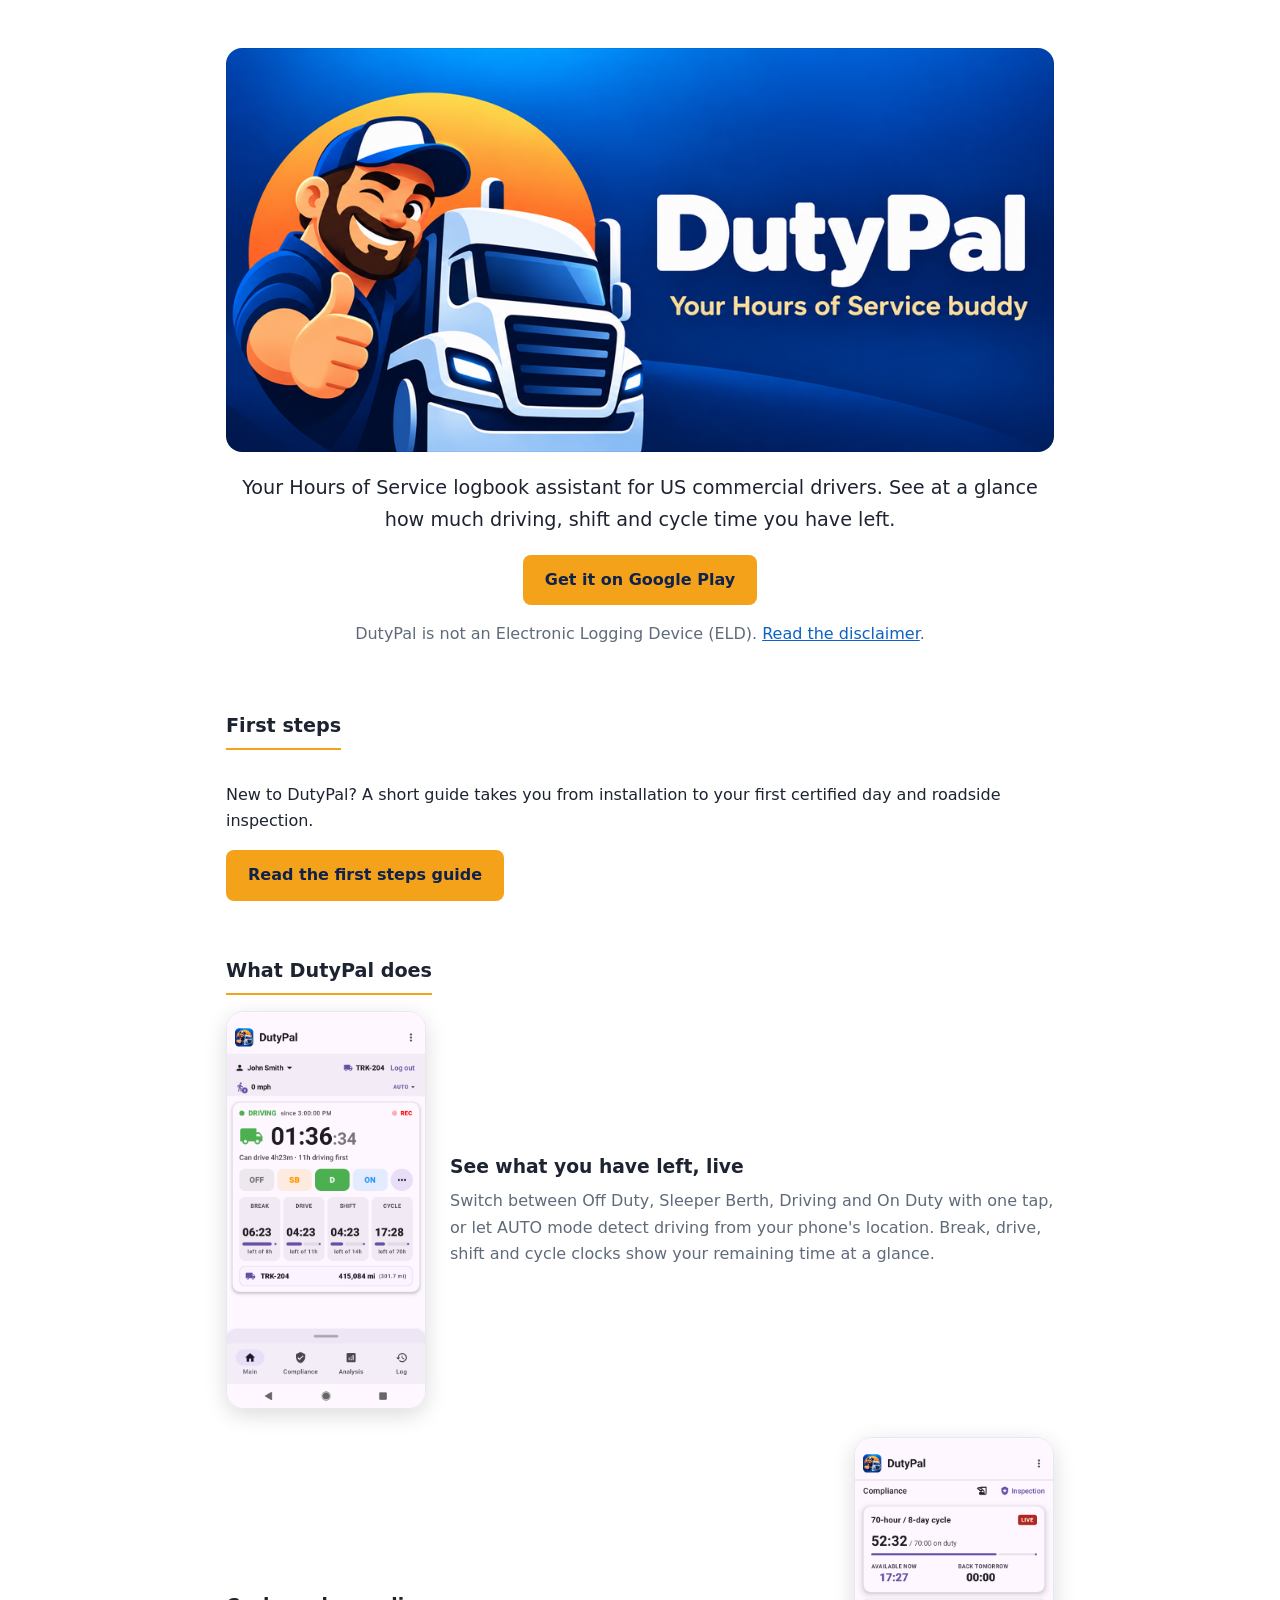
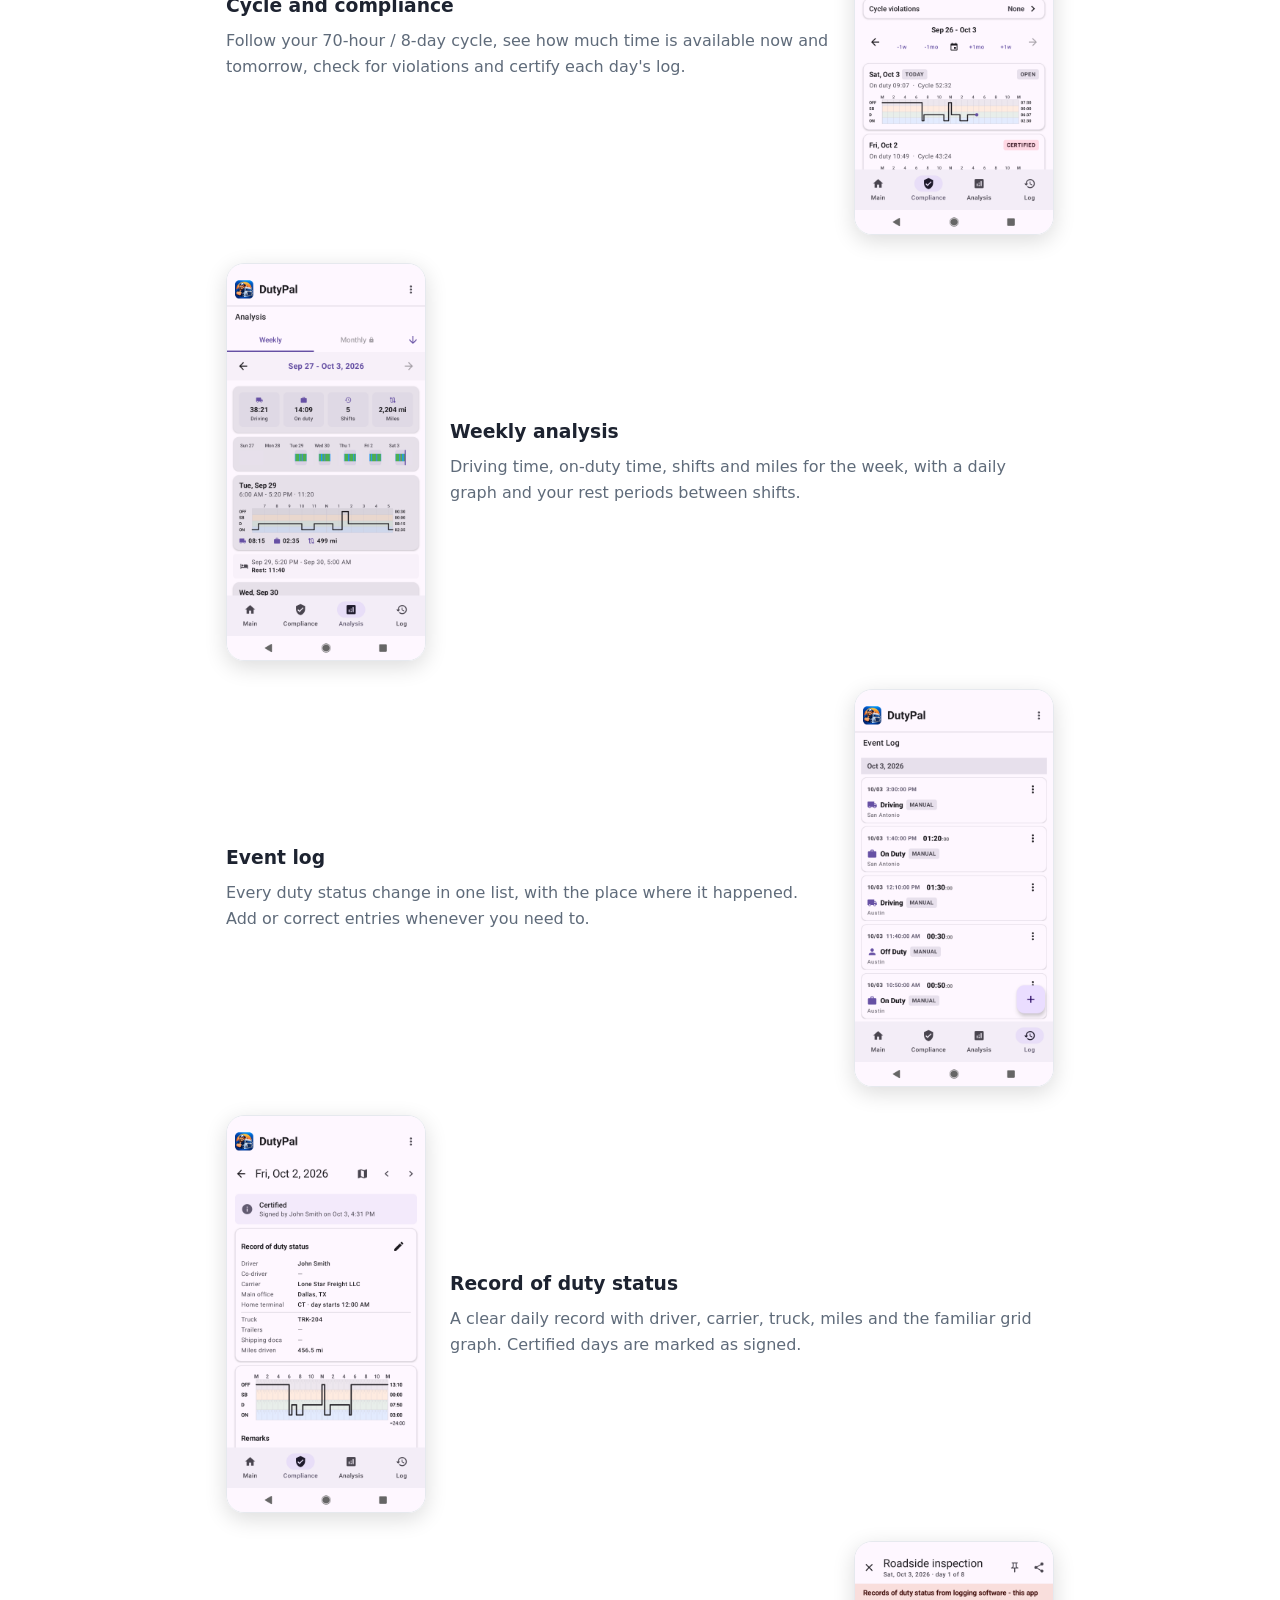
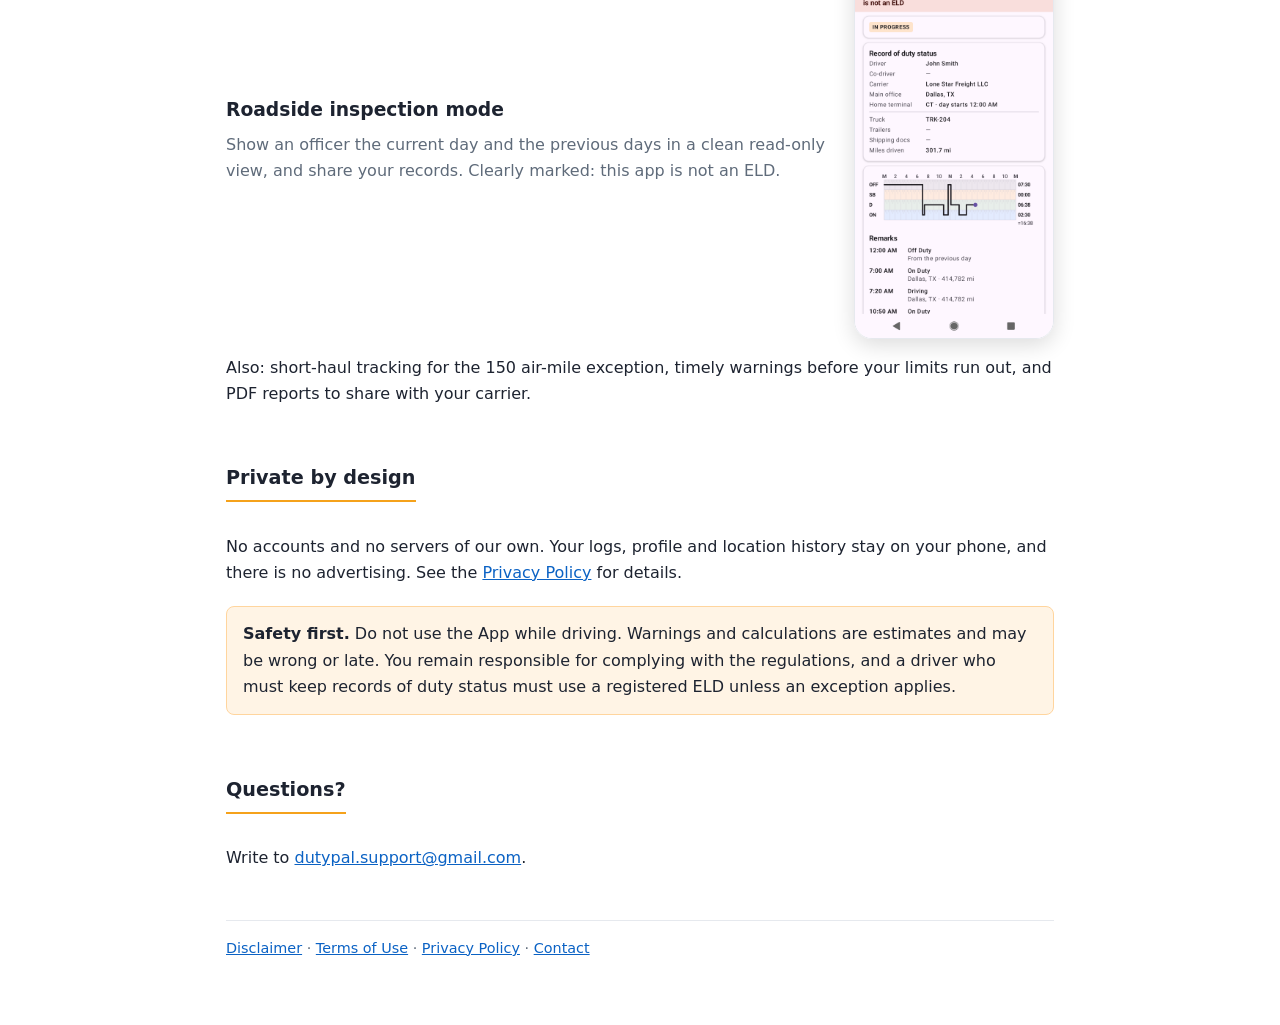
<file: index.html>
<!DOCTYPE html>
<html lang="en">
<head>
<meta charset="UTF-8" />
<meta name="viewport" content="width=device-width, initial-scale=1.0" />
<title>DutyPal - Hours of Service logbook for drivers</title>
<meta name="description" content="DutyPal is an Android Hours of Service logbook assistant for US commercial drivers: duty status log, live drive / shift / cycle clocks, short-haul tracking and PDF reports." />
<link rel="icon" type="image/png" href="images/icon-512.png" />
<meta property="og:title" content="DutyPal - Your Hours of Service buddy" />
<meta property="og:description" content="Hours of Service logbook assistant for US commercial drivers on Android." />
<meta property="og:image" content="https://dutypal.app/images/banner.png" />
<link rel="stylesheet" href="style.css" />
</head>
<body>
<main>
<section class="hero">
<h1 class="sr-only">DutyPal</h1>
<img class="banner" src="images/banner.png" width="1024" height="500" alt="DutyPal - Your Hours of Service buddy" />
<p class="lead">Your Hours of Service logbook assistant for US commercial drivers. See at a glance how much driving, shift and cycle time you have left.</p>
<p><a class="btn" href="https://play.google.com/store/apps/details?id=com.productive.jarek.dutypal">Get it on Google Play</a></p>
<p class="muted">DutyPal is not an Electronic Logging Device (ELD). <a href="disclaimer.html">Read the disclaimer</a>.</p>
</section>

<h2 id="first-steps">First steps</h2>
<p>New to DutyPal? A short guide takes you from installation to your first certified day and roadside inspection.</p>
<p><a class="btn" href="guide/first-steps/">Read the first steps guide</a></p>
<h2>What DutyPal does</h2>
<div class="features">
<div class="feature">
<img src="images/01_main.png" width="1080" height="2160" loading="lazy" alt="Main screen" />
<div>
<h3>See what you have left, live</h3>
<p>Switch between Off Duty, Sleeper Berth, Driving and On Duty with one tap, or let AUTO mode detect driving from your phone's location. Break, drive, shift and cycle clocks show your remaining time at a glance.</p>
</div>
</div>
<div class="feature">
<img src="images/02_compliance.png" width="1080" height="2160" loading="lazy" alt="Compliance screen with 70-hour cycle" />
<div>
<h3>Cycle and compliance</h3>
<p>Follow your 70-hour / 8-day cycle, see how much time is available now and tomorrow, check for violations and certify each day's log.</p>
</div>
</div>
<div class="feature">
<img src="images/03_analysis.png" width="1080" height="2160" loading="lazy" alt="Weekly analysis screen" />
<div>
<h3>Weekly analysis</h3>
<p>Driving time, on-duty time, shifts and miles for the week, with a daily graph and your rest periods between shifts.</p>
</div>
</div>
<div class="feature">
<img src="images/04_log.png" width="1080" height="2160" loading="lazy" alt="Event log" />
<div>
<h3>Event log</h3>
<p>Every duty status change in one list, with the place where it happened. Add or correct entries whenever you need to.</p>
</div>
</div>
<div class="feature">
<img src="images/05_day.png" width="1080" height="2160" loading="lazy" alt="Daily record of duty status" />
<div>
<h3>Record of duty status</h3>
<p>A clear daily record with driver, carrier, truck, miles and the familiar grid graph. Certified days are marked as signed.</p>
</div>
</div>
<div class="feature">
<img src="images/06_inspection.png" width="1080" height="2160" loading="lazy" alt="Roadside inspection mode" />
<div>
<h3>Roadside inspection mode</h3>
<p>Show an officer the current day and the previous days in a clean read-only view, and share your records. Clearly marked: this app is not an ELD.</p>
</div>
</div>
</div>

<p>Also: short-haul tracking for the 150 air-mile exception, timely warnings before your limits run out, and PDF reports to share with your carrier.</p>

<h2>Private by design</h2>
<p>No accounts and no servers of our own. Your logs, profile and location history stay on your phone, and there is no advertising. See the <a href="privacy-policy.html">Privacy Policy</a> for details.</p>

<div class="warning">
<strong>Safety first.</strong> Do not use the App while driving. Warnings and calculations are estimates and may be wrong or late. You remain responsible for complying with the regulations, and a driver who must keep records of duty status must use a registered ELD unless an exception applies.
</div>

<h2>Questions?</h2>
<p>Write to <a href="mailto:dutypal.support@gmail.com">dutypal.support@gmail.com</a>.</p>

<footer>
<a href="disclaimer.html">Disclaimer</a> &middot;
<a href="terms.html">Terms of Use</a> &middot;
<a href="privacy-policy.html">Privacy Policy</a> &middot;
<a href="mailto:dutypal.support@gmail.com">Contact</a>
</footer>
</main>
</body>
</html>
</file>
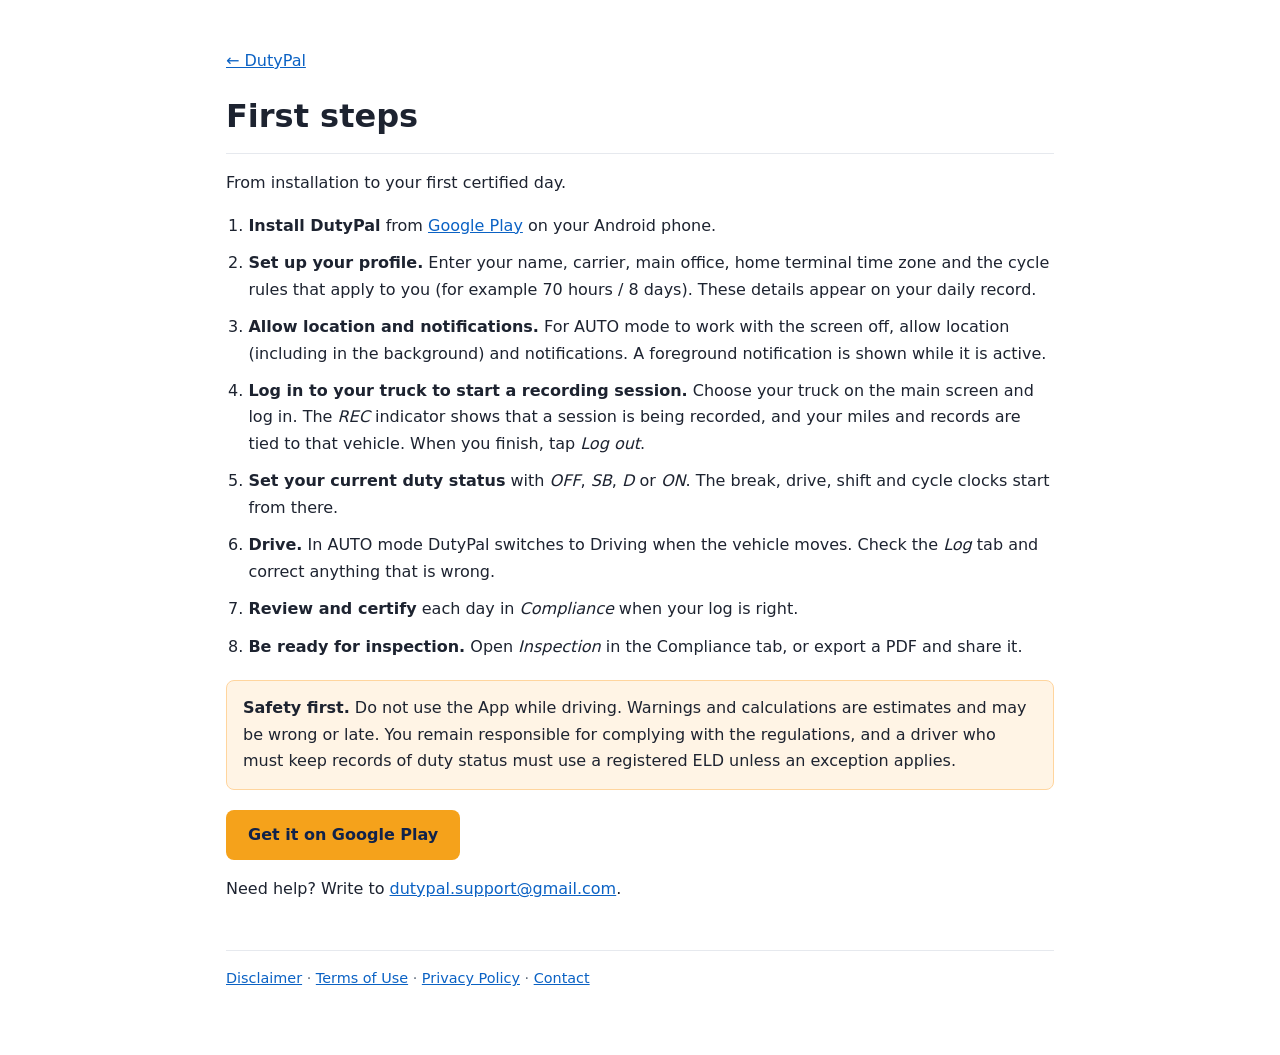
<file: guide/first-steps/index.html>
<!DOCTYPE html>
<html lang="en">
<head>
<meta charset="UTF-8" />
<meta name="viewport" content="width=device-width, initial-scale=1.0" />
<title>First steps - DutyPal</title>
<meta name="description" content="Get started with DutyPal: set up your profile, allow location, set your duty status and prepare for inspection." />
<link rel="icon" type="image/png" href="../../images/icon-512.png" />
<link rel="stylesheet" href="../../style.css" />
</head>
<body>
<main>
<p><a href="../../">&larr; DutyPal</a></p>
<h1>First steps</h1>
<p>From installation to your first certified day.</p>
<ol class="steps">
<li><strong>Install DutyPal</strong> from <a href="https://play.google.com/store/apps/details?id=com.productive.jarek.dutypal">Google Play</a> on your Android phone.</li>
<li><strong>Set up your profile.</strong> Enter your name, carrier, main office, home terminal time zone and the cycle rules that apply to you (for example 70 hours / 8 days). These details appear on your daily record.</li>
<li><strong>Allow location and notifications.</strong> For AUTO mode to work with the screen off, allow location (including in the background) and notifications. A foreground notification is shown while it is active.</li>
<li><strong>Log in to your truck to start a recording session.</strong> Choose your truck on the main screen and log in. The <em>REC</em> indicator shows that a session is being recorded, and your miles and records are tied to that vehicle. When you finish, tap <em>Log out</em>.</li>
<li><strong>Set your current duty status</strong> with <em>OFF</em>, <em>SB</em>, <em>D</em> or <em>ON</em>. The break, drive, shift and cycle clocks start from there.</li>
<li><strong>Drive.</strong> In AUTO mode DutyPal switches to Driving when the vehicle moves. Check the <em>Log</em> tab and correct anything that is wrong.</li>
<li><strong>Review and certify</strong> each day in <em>Compliance</em> when your log is right.</li>
<li><strong>Be ready for inspection.</strong> Open <em>Inspection</em> in the Compliance tab, or export a PDF and share it.</li>
</ol>
<div class="warning">
<strong>Safety first.</strong> Do not use the App while driving. Warnings and calculations are estimates and may be wrong or late. You remain responsible for complying with the regulations, and a driver who must keep records of duty status must use a registered ELD unless an exception applies.
</div>
<p><a class="btn" href="https://play.google.com/store/apps/details?id=com.productive.jarek.dutypal">Get it on Google Play</a></p>
<p>Need help? Write to <a href="mailto:dutypal.support@gmail.com">dutypal.support@gmail.com</a>.</p>
<footer>
<a href="../../disclaimer.html">Disclaimer</a> &middot;
<a href="../../terms.html">Terms of Use</a> &middot;
<a href="../../privacy-policy.html">Privacy Policy</a> &middot;
<a href="mailto:dutypal.support@gmail.com">Contact</a>
</footer>
</main>
</body>
</html>
</file>
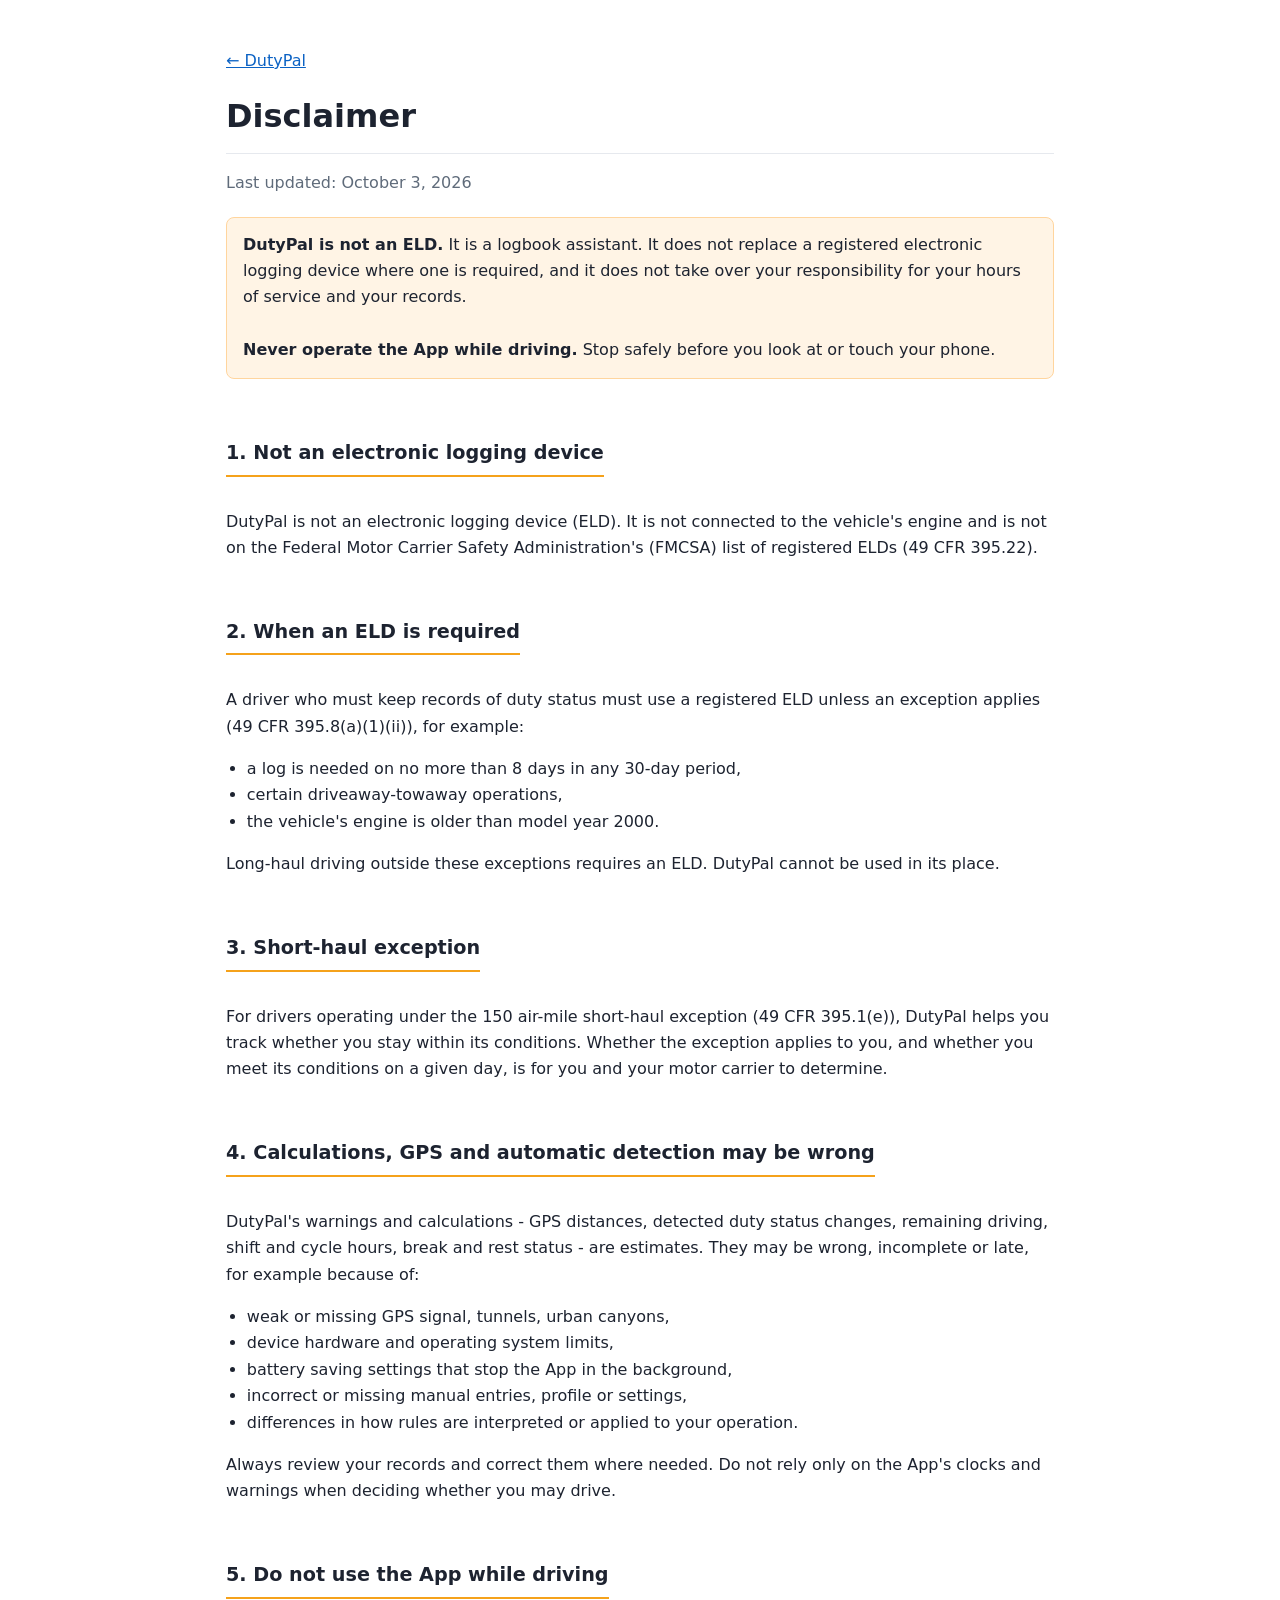
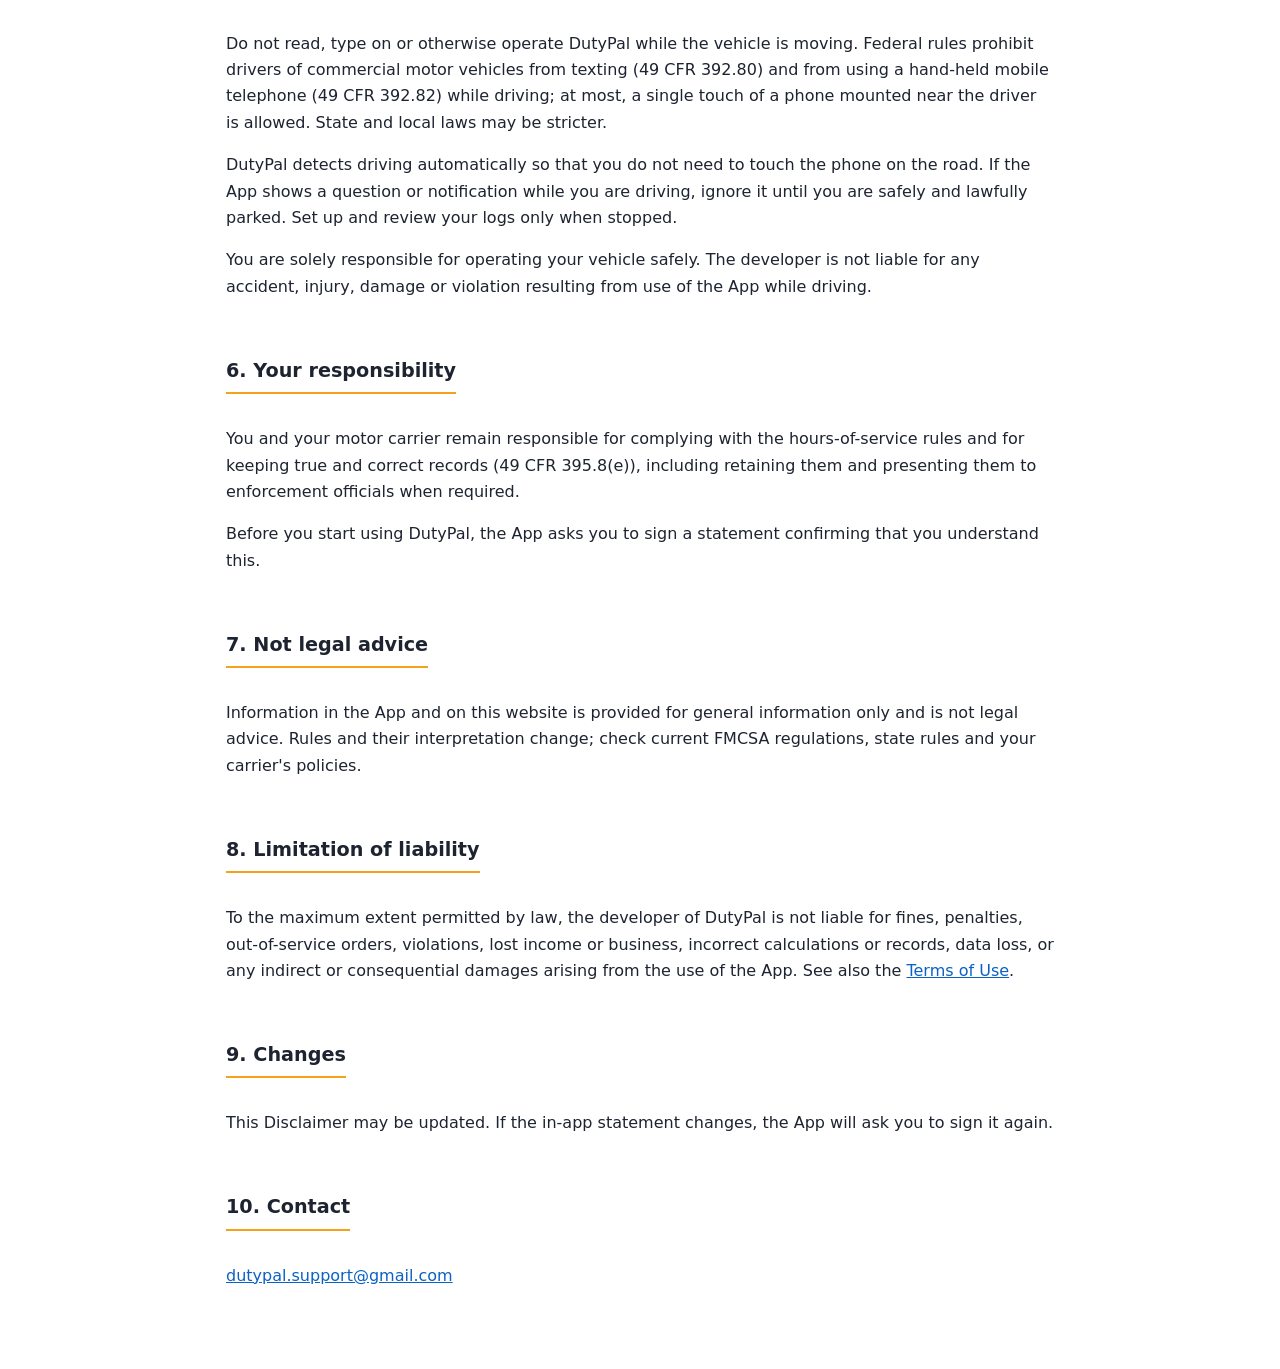
<file: disclaimer.html>
<!DOCTYPE html>
<html lang="en">
<head>
<meta charset="UTF-8" />
<meta name="viewport" content="width=device-width, initial-scale=1.0" />
<title>DutyPal - Disclaimer</title>
<link rel="stylesheet" href="style.css" />
</head>
<body>
<main class="doc">
<p><a href="index.html">&larr; DutyPal</a></p>
<h1>Disclaimer</h1>
<p class="muted">Last updated: October 3, 2026</p>

<div class="warning">
<strong>DutyPal is not an ELD.</strong> It is a logbook assistant. It does not replace a registered electronic logging device where one is required, and it does not take over your responsibility for your hours of service and your records.<br><br>
<strong>Never operate the App while driving.</strong> Stop safely before you look at or touch your phone.
</div>

<h2>1. Not an electronic logging device</h2>
<p>DutyPal is not an electronic logging device (ELD). It is not connected to the vehicle's engine and is not on the Federal Motor Carrier Safety Administration's (FMCSA) list of registered ELDs (49 CFR 395.22).</p>

<h2>2. When an ELD is required</h2>
<p>A driver who must keep records of duty status must use a registered ELD unless an exception applies (49 CFR 395.8(a)(1)(ii)), for example:</p>
<ul>
<li>a log is needed on no more than 8 days in any 30-day period,</li>
<li>certain driveaway-towaway operations,</li>
<li>the vehicle's engine is older than model year 2000.</li>
</ul>
<p>Long-haul driving outside these exceptions requires an ELD. DutyPal cannot be used in its place.</p>

<h2>3. Short-haul exception</h2>
<p>For drivers operating under the 150 air-mile short-haul exception (49 CFR 395.1(e)), DutyPal helps you track whether you stay within its conditions. Whether the exception applies to you, and whether you meet its conditions on a given day, is for you and your motor carrier to determine.</p>

<h2>4. Calculations, GPS and automatic detection may be wrong</h2>
<p>DutyPal's warnings and calculations - GPS distances, detected duty status changes, remaining driving, shift and cycle hours, break and rest status - are estimates. They may be wrong, incomplete or late, for example because of:</p>
<ul>
<li>weak or missing GPS signal, tunnels, urban canyons,</li>
<li>device hardware and operating system limits,</li>
<li>battery saving settings that stop the App in the background,</li>
<li>incorrect or missing manual entries, profile or settings,</li>
<li>differences in how rules are interpreted or applied to your operation.</li>
</ul>
<p>Always review your records and correct them where needed. Do not rely only on the App's clocks and warnings when deciding whether you may drive.</p>

<h2>5. Do not use the App while driving</h2>
<p>Do not read, type on or otherwise operate DutyPal while the vehicle is moving. Federal rules prohibit drivers of commercial motor vehicles from texting (49 CFR 392.80) and from using a hand-held mobile telephone (49 CFR 392.82) while driving; at most, a single touch of a phone mounted near the driver is allowed. State and local laws may be stricter.</p>
<p>DutyPal detects driving automatically so that you do not need to touch the phone on the road. If the App shows a question or notification while you are driving, ignore it until you are safely and lawfully parked. Set up and review your logs only when stopped.</p>
<p>You are solely responsible for operating your vehicle safely. The developer is not liable for any accident, injury, damage or violation resulting from use of the App while driving.</p>

<h2>6. Your responsibility</h2>
<p>You and your motor carrier remain responsible for complying with the hours-of-service rules and for keeping true and correct records (49 CFR 395.8(e)), including retaining them and presenting them to enforcement officials when required.</p>
<p>Before you start using DutyPal, the App asks you to sign a statement confirming that you understand this.</p>

<h2>7. Not legal advice</h2>
<p>Information in the App and on this website is provided for general information only and is not legal advice. Rules and their interpretation change; check current FMCSA regulations, state rules and your carrier's policies.</p>

<h2>8. Limitation of liability</h2>
<p>To the maximum extent permitted by law, the developer of DutyPal is not liable for fines, penalties, out-of-service orders, violations, lost income or business, incorrect calculations or records, data loss, or any indirect or consequential damages arising from the use of the App. See also the <a href="terms.html">Terms of Use</a>.</p>

<h2>9. Changes</h2>
<p>This Disclaimer may be updated. If the in-app statement changes, the App will ask you to sign it again.</p>

<h2>10. Contact</h2>
<p><a href="mailto:dutypal.support@gmail.com">dutypal.support@gmail.com</a></p>
</main>
</body>
</html>
</file>
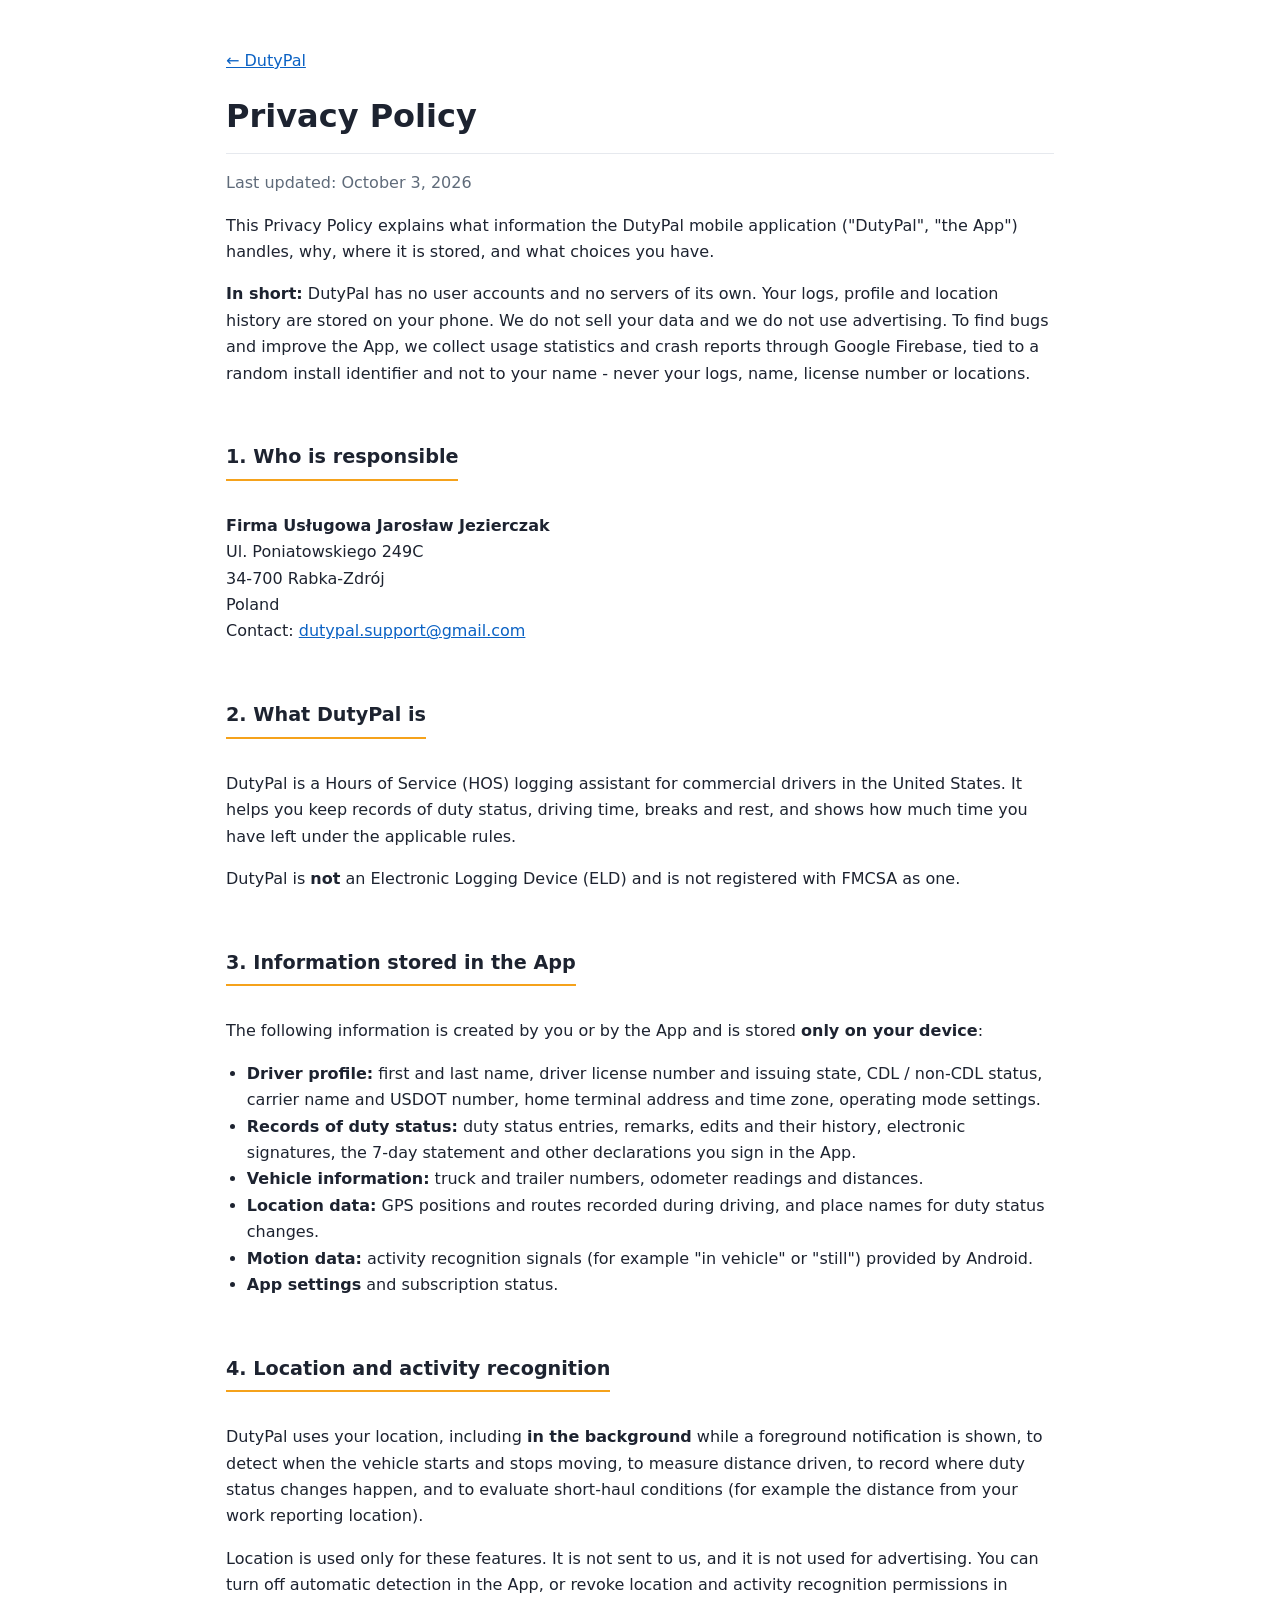
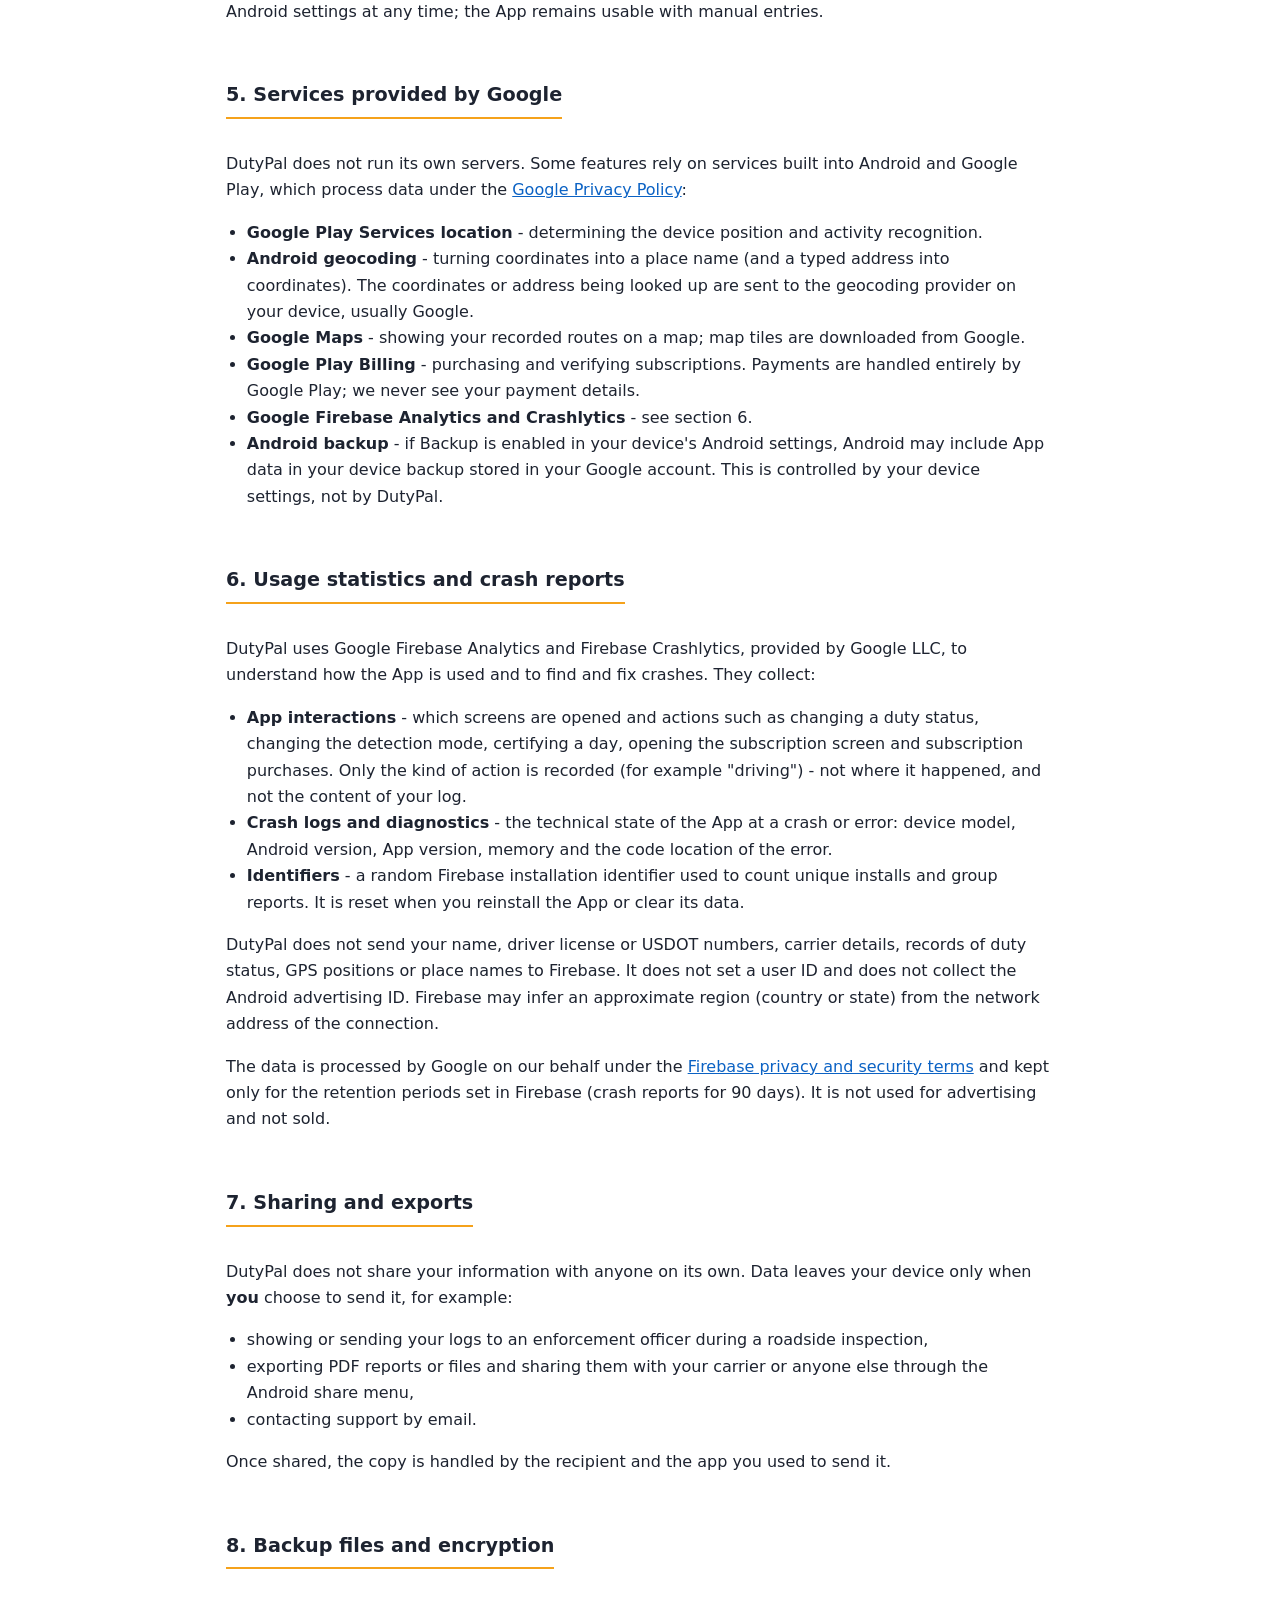
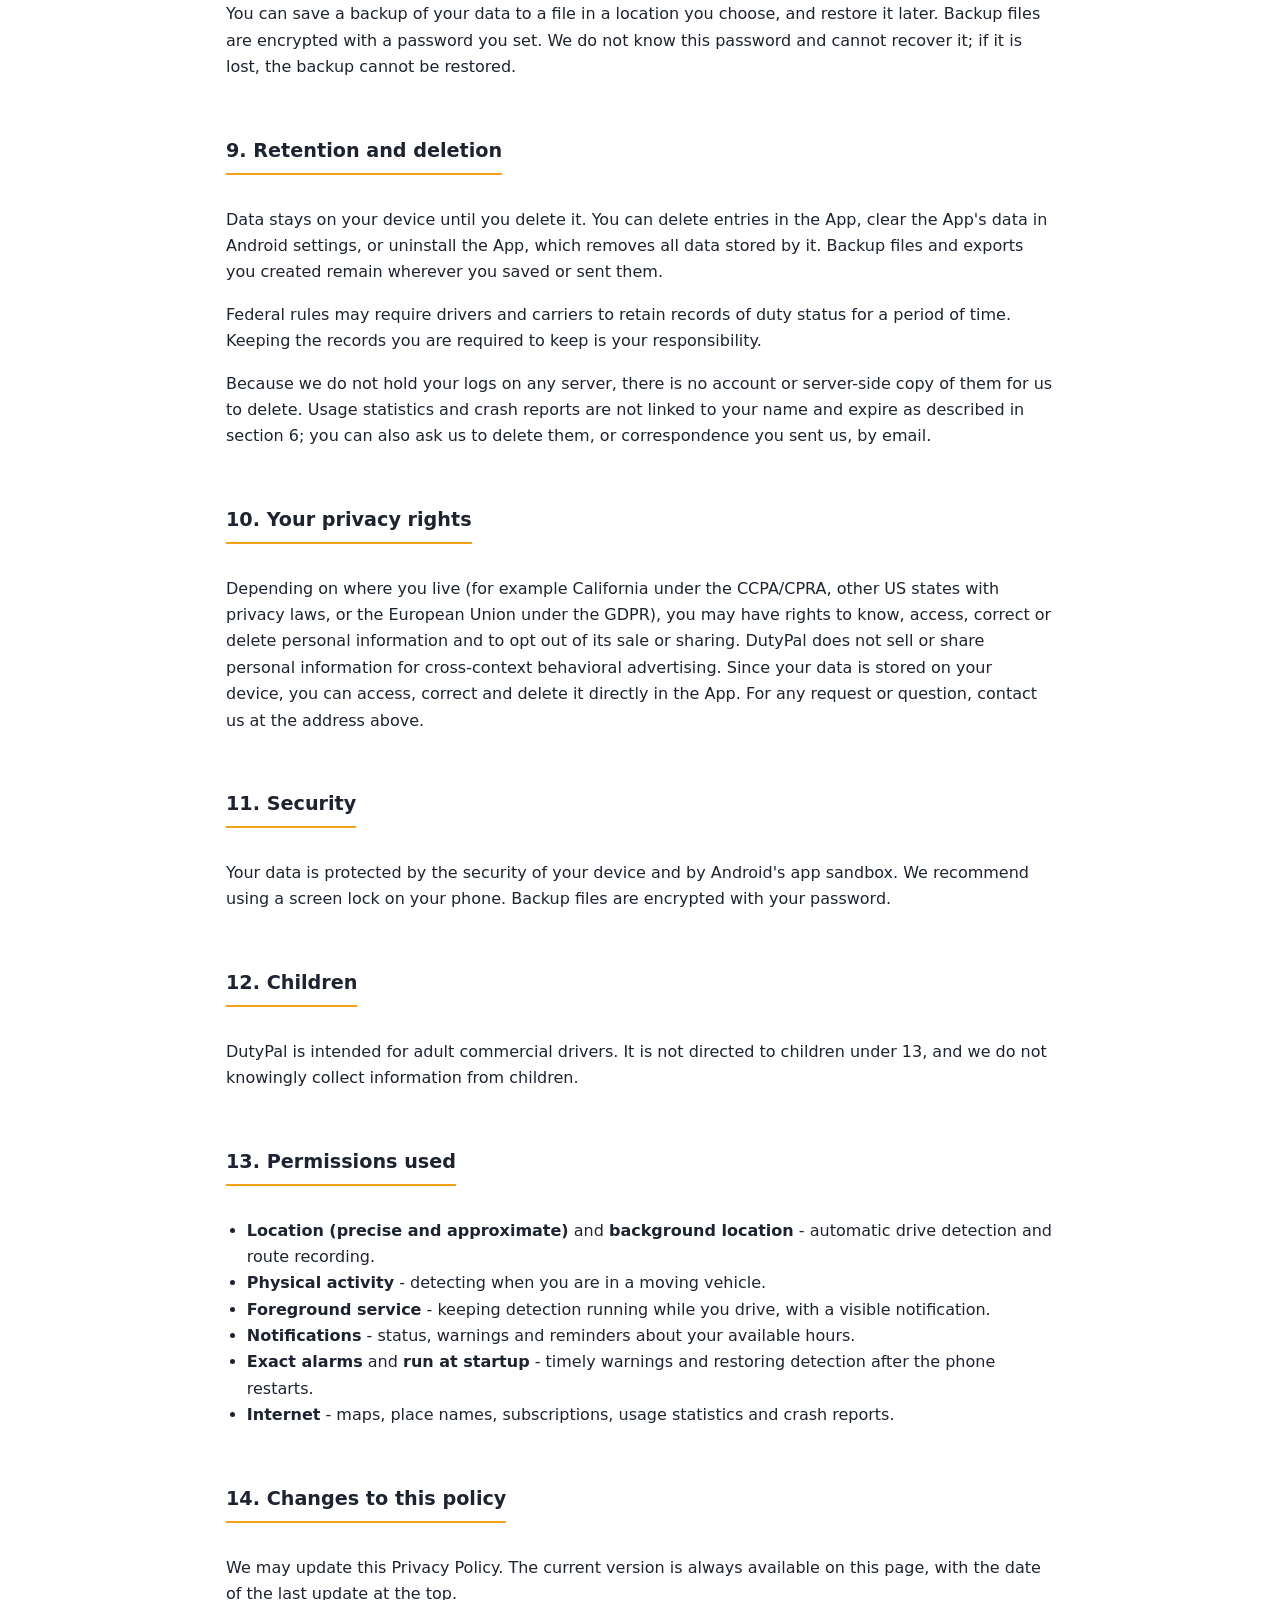
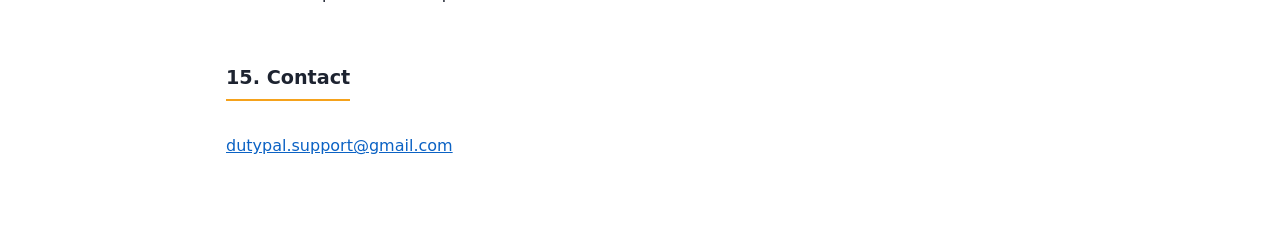
<file: privacy-policy.html>
<!DOCTYPE html>
<html lang="en">
<head>
<meta charset="UTF-8" />
<meta name="viewport" content="width=device-width, initial-scale=1.0" />
<title>DutyPal - Privacy Policy</title>
<link rel="stylesheet" href="style.css" />
</head>
<body>
<main class="doc">
<p><a href="index.html">&larr; DutyPal</a></p>
<h1>Privacy Policy</h1>
<p class="muted">Last updated: October 3, 2026</p>

<p>This Privacy Policy explains what information the DutyPal mobile application ("DutyPal", "the App") handles, why, where it is stored, and what choices you have.</p>

<p><strong>In short:</strong> DutyPal has no user accounts and no servers of its own. Your logs, profile and location history are stored on your phone. We do not sell your data and we do not use advertising. To find bugs and improve the App, we collect usage statistics and crash reports through Google Firebase, tied to a random install identifier and not to your name - never your logs, name, license number or locations.</p>

<h2>1. Who is responsible</h2>
<p>
<strong>Firma Usługowa Jarosław Jezierczak</strong><br>
Ul. Poniatowskiego 249C<br>
34-700 Rabka-Zdrój<br>
Poland<br>
Contact: <a href="mailto:dutypal.support@gmail.com">dutypal.support@gmail.com</a>
</p>

<h2>2. What DutyPal is</h2>
<p>DutyPal is a Hours of Service (HOS) logging assistant for commercial drivers in the United States. It helps you keep records of duty status, driving time, breaks and rest, and shows how much time you have left under the applicable rules.</p>
<p>DutyPal is <strong>not</strong> an Electronic Logging Device (ELD) and is not registered with FMCSA as one.</p>

<h2>3. Information stored in the App</h2>
<p>The following information is created by you or by the App and is stored <strong>only on your device</strong>:</p>
<ul>
<li><strong>Driver profile:</strong> first and last name, driver license number and issuing state, CDL / non-CDL status, carrier name and USDOT number, home terminal address and time zone, operating mode settings.</li>
<li><strong>Records of duty status:</strong> duty status entries, remarks, edits and their history, electronic signatures, the 7-day statement and other declarations you sign in the App.</li>
<li><strong>Vehicle information:</strong> truck and trailer numbers, odometer readings and distances.</li>
<li><strong>Location data:</strong> GPS positions and routes recorded during driving, and place names for duty status changes.</li>
<li><strong>Motion data:</strong> activity recognition signals (for example "in vehicle" or "still") provided by Android.</li>
<li><strong>App settings</strong> and subscription status.</li>
</ul>

<h2>4. Location and activity recognition</h2>
<p>DutyPal uses your location, including <strong>in the background</strong> while a foreground notification is shown, to detect when the vehicle starts and stops moving, to measure distance driven, to record where duty status changes happen, and to evaluate short-haul conditions (for example the distance from your work reporting location).</p>
<p>Location is used only for these features. It is not sent to us, and it is not used for advertising. You can turn off automatic detection in the App, or revoke location and activity recognition permissions in Android settings at any time; the App remains usable with manual entries.</p>

<h2>5. Services provided by Google</h2>
<p>DutyPal does not run its own servers. Some features rely on services built into Android and Google Play, which process data under the <a href="https://policies.google.com/privacy">Google Privacy Policy</a>:</p>
<ul>
<li><strong>Google Play Services location</strong> - determining the device position and activity recognition.</li>
<li><strong>Android geocoding</strong> - turning coordinates into a place name (and a typed address into coordinates). The coordinates or address being looked up are sent to the geocoding provider on your device, usually Google.</li>
<li><strong>Google Maps</strong> - showing your recorded routes on a map; map tiles are downloaded from Google.</li>
<li><strong>Google Play Billing</strong> - purchasing and verifying subscriptions. Payments are handled entirely by Google Play; we never see your payment details.</li>
<li><strong>Google Firebase Analytics and Crashlytics</strong> - see section 6.</li>
<li><strong>Android backup</strong> - if Backup is enabled in your device's Android settings, Android may include App data in your device backup stored in your Google account. This is controlled by your device settings, not by DutyPal.</li>
</ul>

<h2>6. Usage statistics and crash reports</h2>
<p>DutyPal uses Google Firebase Analytics and Firebase Crashlytics, provided by Google LLC, to understand how the App is used and to find and fix crashes. They collect:</p>
<ul>
<li><strong>App interactions</strong> - which screens are opened and actions such as changing a duty status, changing the detection mode, certifying a day, opening the subscription screen and subscription purchases. Only the kind of action is recorded (for example "driving") - not where it happened, and not the content of your log.</li>
<li><strong>Crash logs and diagnostics</strong> - the technical state of the App at a crash or error: device model, Android version, App version, memory and the code location of the error.</li>
<li><strong>Identifiers</strong> - a random Firebase installation identifier used to count unique installs and group reports. It is reset when you reinstall the App or clear its data.</li>
</ul>
<p>DutyPal does not send your name, driver license or USDOT numbers, carrier details, records of duty status, GPS positions or place names to Firebase. It does not set a user ID and does not collect the Android advertising ID. Firebase may infer an approximate region (country or state) from the network address of the connection.</p>
<p>The data is processed by Google on our behalf under the <a href="https://firebase.google.com/support/privacy">Firebase privacy and security terms</a> and kept only for the retention periods set in Firebase (crash reports for 90 days). It is not used for advertising and not sold.</p>

<h2>7. Sharing and exports</h2>
<p>DutyPal does not share your information with anyone on its own. Data leaves your device only when <strong>you</strong> choose to send it, for example:</p>
<ul>
<li>showing or sending your logs to an enforcement officer during a roadside inspection,</li>
<li>exporting PDF reports or files and sharing them with your carrier or anyone else through the Android share menu,</li>
<li>contacting support by email.</li>
</ul>
<p>Once shared, the copy is handled by the recipient and the app you used to send it.</p>

<h2>8. Backup files and encryption</h2>
<p>You can save a backup of your data to a file in a location you choose, and restore it later. Backup files are encrypted with a password you set. We do not know this password and cannot recover it; if it is lost, the backup cannot be restored.</p>

<h2>9. Retention and deletion</h2>
<p>Data stays on your device until you delete it. You can delete entries in the App, clear the App's data in Android settings, or uninstall the App, which removes all data stored by it. Backup files and exports you created remain wherever you saved or sent them.</p>
<p>Federal rules may require drivers and carriers to retain records of duty status for a period of time. Keeping the records you are required to keep is your responsibility.</p>
<p>Because we do not hold your logs on any server, there is no account or server-side copy of them for us to delete. Usage statistics and crash reports are not linked to your name and expire as described in section 6; you can also ask us to delete them, or correspondence you sent us, by email.</p>

<h2>10. Your privacy rights</h2>
<p>Depending on where you live (for example California under the CCPA/CPRA, other US states with privacy laws, or the European Union under the GDPR), you may have rights to know, access, correct or delete personal information and to opt out of its sale or sharing. DutyPal does not sell or share personal information for cross-context behavioral advertising. Since your data is stored on your device, you can access, correct and delete it directly in the App. For any request or question, contact us at the address above.</p>

<h2>11. Security</h2>
<p>Your data is protected by the security of your device and by Android's app sandbox. We recommend using a screen lock on your phone. Backup files are encrypted with your password.</p>

<h2>12. Children</h2>
<p>DutyPal is intended for adult commercial drivers. It is not directed to children under 13, and we do not knowingly collect information from children.</p>

<h2>13. Permissions used</h2>
<ul>
<li><strong>Location (precise and approximate)</strong> and <strong>background location</strong> - automatic drive detection and route recording.</li>
<li><strong>Physical activity</strong> - detecting when you are in a moving vehicle.</li>
<li><strong>Foreground service</strong> - keeping detection running while you drive, with a visible notification.</li>
<li><strong>Notifications</strong> - status, warnings and reminders about your available hours.</li>
<li><strong>Exact alarms</strong> and <strong>run at startup</strong> - timely warnings and restoring detection after the phone restarts.</li>
<li><strong>Internet</strong> - maps, place names, subscriptions, usage statistics and crash reports.</li>
</ul>

<h2>14. Changes to this policy</h2>
<p>We may update this Privacy Policy. The current version is always available on this page, with the date of the last update at the top.</p>

<h2>15. Contact</h2>
<p><a href="mailto:dutypal.support@gmail.com">dutypal.support@gmail.com</a></p>
</main>
</body>
</html>
</file>
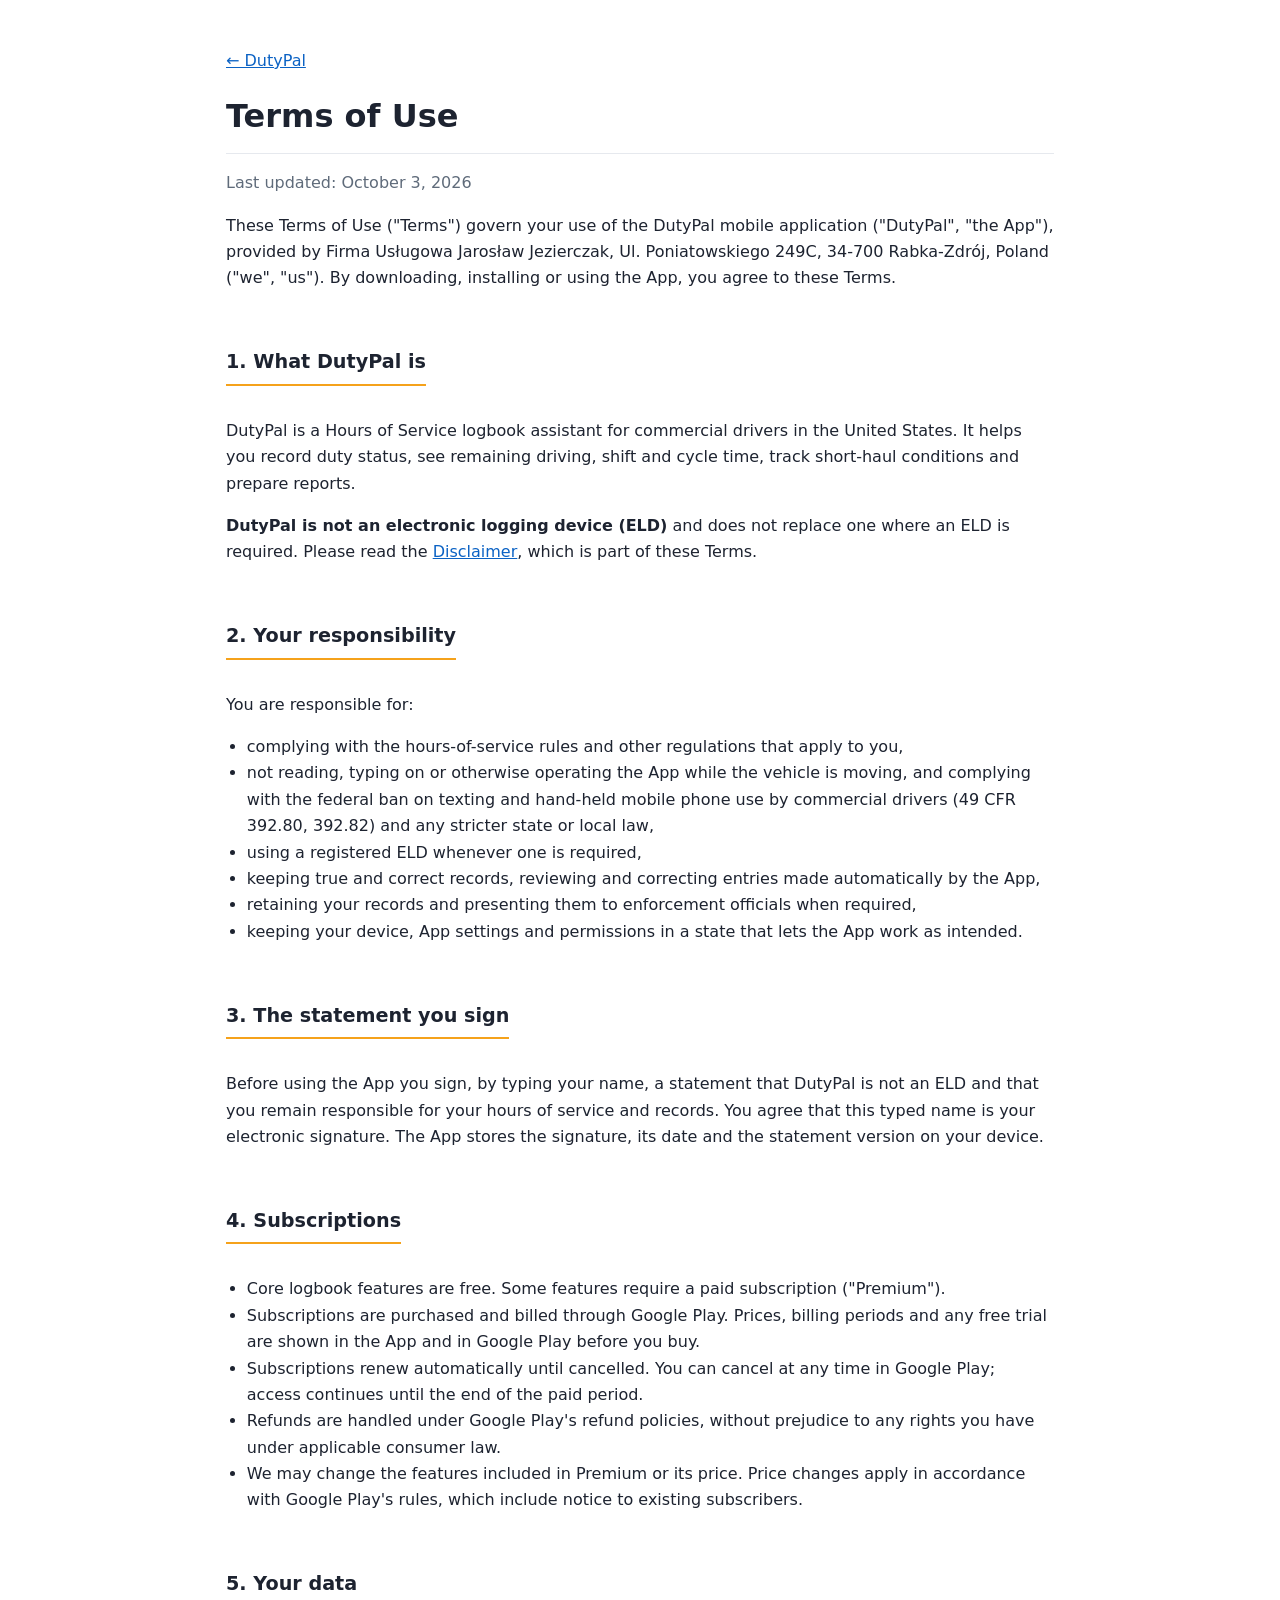
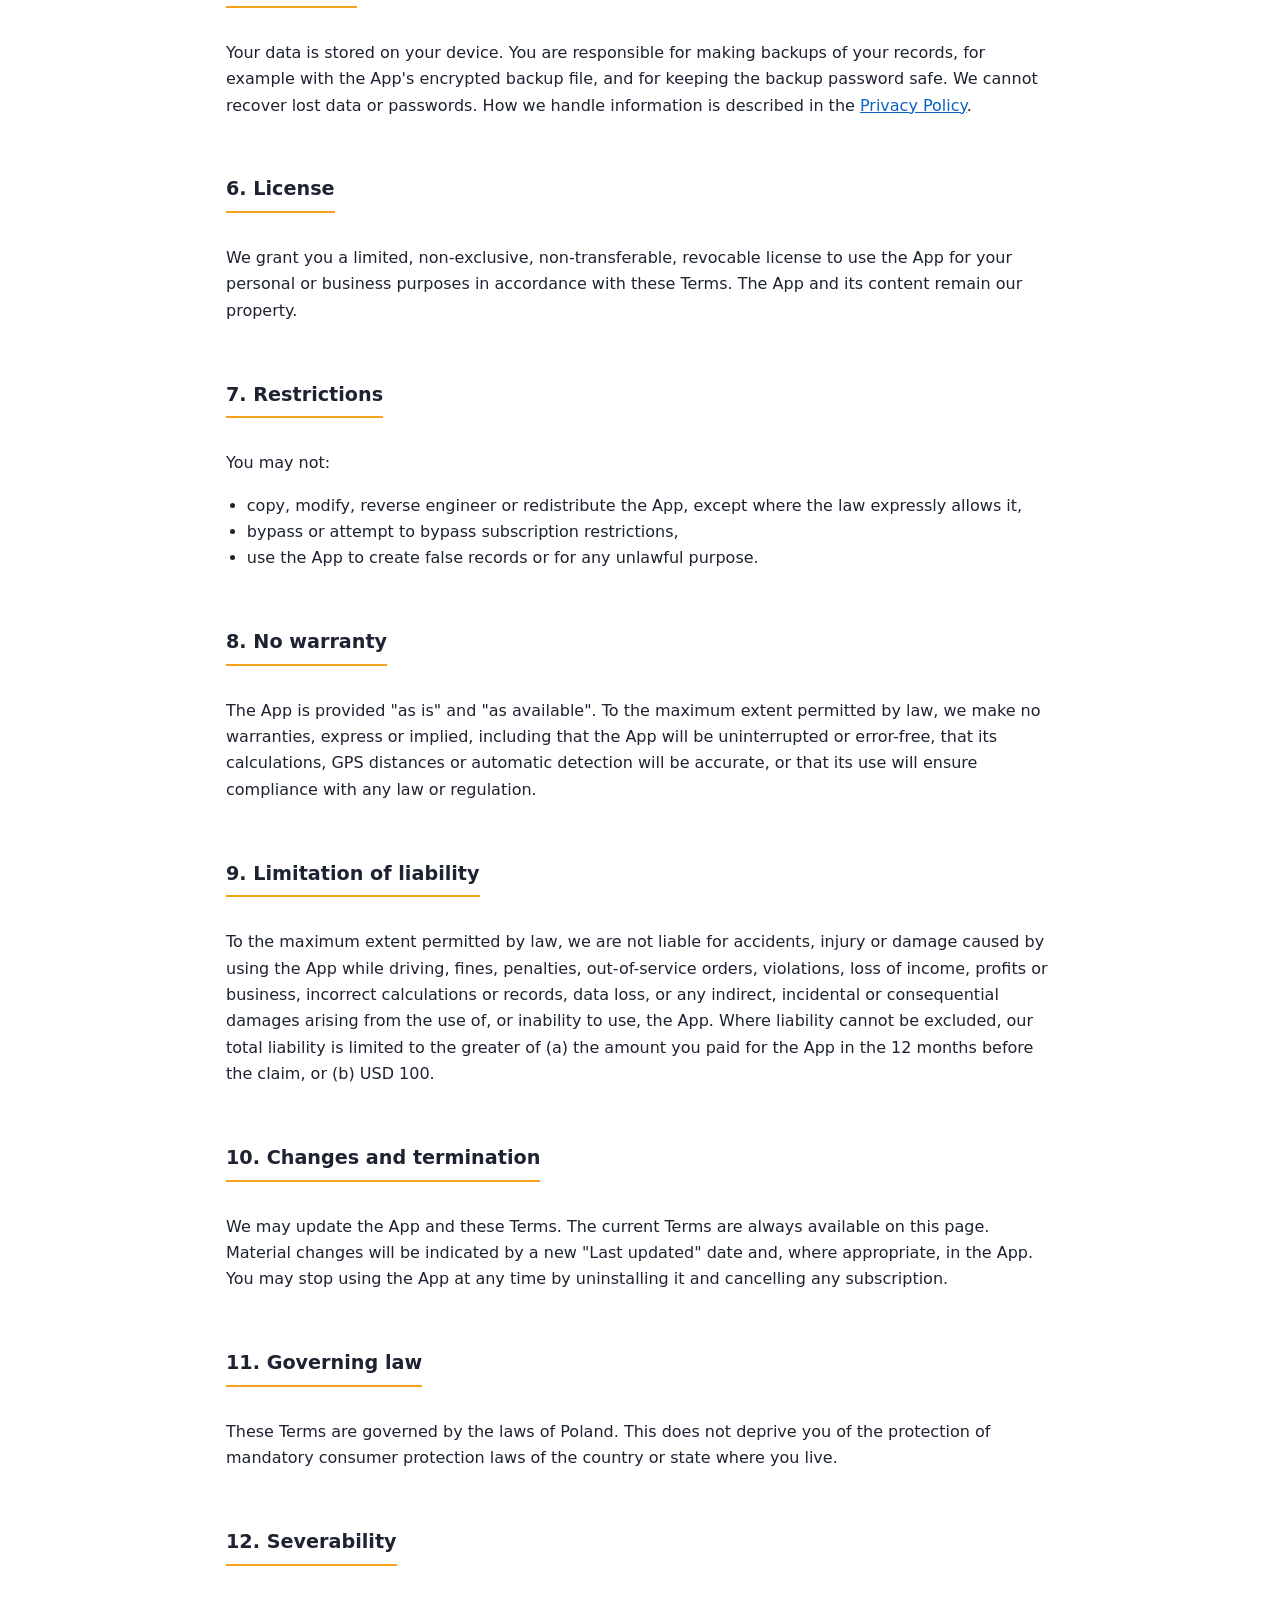
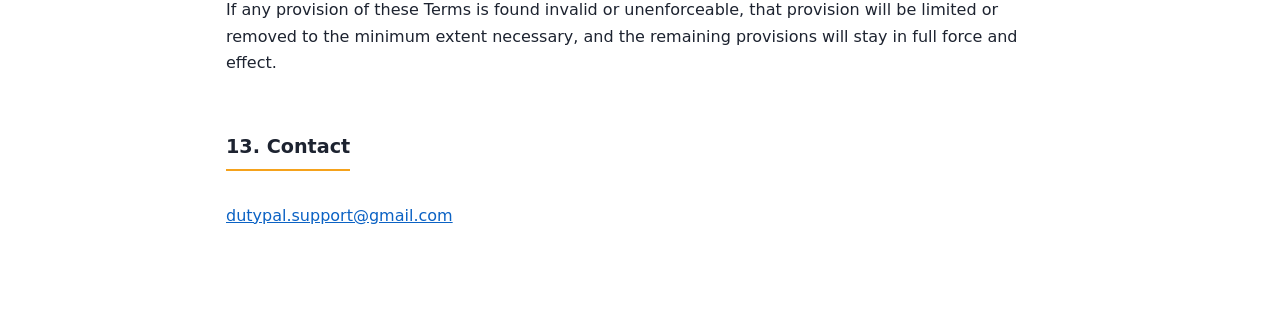
<file: terms.html>
<!DOCTYPE html>
<html lang="en">
<head>
<meta charset="UTF-8" />
<meta name="viewport" content="width=device-width, initial-scale=1.0" />
<title>DutyPal - Terms of Use</title>
<link rel="stylesheet" href="style.css" />
</head>
<body>
<main class="doc">
<p><a href="index.html">&larr; DutyPal</a></p>
<h1>Terms of Use</h1>
<p class="muted">Last updated: October 3, 2026</p>

<p>These Terms of Use ("Terms") govern your use of the DutyPal mobile application ("DutyPal", "the App"), provided by Firma Usługowa Jarosław Jezierczak, Ul. Poniatowskiego 249C, 34-700 Rabka-Zdrój, Poland ("we", "us"). By downloading, installing or using the App, you agree to these Terms.</p>

<h2>1. What DutyPal is</h2>
<p>DutyPal is a Hours of Service logbook assistant for commercial drivers in the United States. It helps you record duty status, see remaining driving, shift and cycle time, track short-haul conditions and prepare reports.</p>
<p><strong>DutyPal is not an electronic logging device (ELD)</strong> and does not replace one where an ELD is required. Please read the <a href="disclaimer.html">Disclaimer</a>, which is part of these Terms.</p>

<h2>2. Your responsibility</h2>
<p>You are responsible for:</p>
<ul>
<li>complying with the hours-of-service rules and other regulations that apply to you,</li>
<li>not reading, typing on or otherwise operating the App while the vehicle is moving, and complying with the federal ban on texting and hand-held mobile phone use by commercial drivers (49 CFR 392.80, 392.82) and any stricter state or local law,</li>
<li>using a registered ELD whenever one is required,</li>
<li>keeping true and correct records, reviewing and correcting entries made automatically by the App,</li>
<li>retaining your records and presenting them to enforcement officials when required,</li>
<li>keeping your device, App settings and permissions in a state that lets the App work as intended.</li>
</ul>

<h2>3. The statement you sign</h2>
<p>Before using the App you sign, by typing your name, a statement that DutyPal is not an ELD and that you remain responsible for your hours of service and records. You agree that this typed name is your electronic signature. The App stores the signature, its date and the statement version on your device.</p>

<h2>4. Subscriptions</h2>
<ul>
<li>Core logbook features are free. Some features require a paid subscription ("Premium").</li>
<li>Subscriptions are purchased and billed through Google Play. Prices, billing periods and any free trial are shown in the App and in Google Play before you buy.</li>
<li>Subscriptions renew automatically until cancelled. You can cancel at any time in Google Play; access continues until the end of the paid period.</li>
<li>Refunds are handled under Google Play's refund policies, without prejudice to any rights you have under applicable consumer law.</li>
<li>We may change the features included in Premium or its price. Price changes apply in accordance with Google Play's rules, which include notice to existing subscribers.</li>
</ul>

<h2>5. Your data</h2>
<p>Your data is stored on your device. You are responsible for making backups of your records, for example with the App's encrypted backup file, and for keeping the backup password safe. We cannot recover lost data or passwords. How we handle information is described in the <a href="privacy-policy.html">Privacy Policy</a>.</p>

<h2>6. License</h2>
<p>We grant you a limited, non-exclusive, non-transferable, revocable license to use the App for your personal or business purposes in accordance with these Terms. The App and its content remain our property.</p>

<h2>7. Restrictions</h2>
<p>You may not:</p>
<ul>
<li>copy, modify, reverse engineer or redistribute the App, except where the law expressly allows it,</li>
<li>bypass or attempt to bypass subscription restrictions,</li>
<li>use the App to create false records or for any unlawful purpose.</li>
</ul>

<h2>8. No warranty</h2>
<p>The App is provided "as is" and "as available". To the maximum extent permitted by law, we make no warranties, express or implied, including that the App will be uninterrupted or error-free, that its calculations, GPS distances or automatic detection will be accurate, or that its use will ensure compliance with any law or regulation.</p>

<h2>9. Limitation of liability</h2>
<p>To the maximum extent permitted by law, we are not liable for accidents, injury or damage caused by using the App while driving, fines, penalties, out-of-service orders, violations, loss of income, profits or business, incorrect calculations or records, data loss, or any indirect, incidental or consequential damages arising from the use of, or inability to use, the App. Where liability cannot be excluded, our total liability is limited to the greater of (a) the amount you paid for the App in the 12 months before the claim, or (b) USD 100.</p>

<h2>10. Changes and termination</h2>
<p>We may update the App and these Terms. The current Terms are always available on this page. Material changes will be indicated by a new "Last updated" date and, where appropriate, in the App. You may stop using the App at any time by uninstalling it and cancelling any subscription.</p>

<h2>11. Governing law</h2>
<p>These Terms are governed by the laws of Poland. This does not deprive you of the protection of mandatory consumer protection laws of the country or state where you live.</p>

<h2>12. Severability</h2>
<p>If any provision of these Terms is found invalid or unenforceable, that provision will be limited or removed to the minimum extent necessary, and the remaining provisions will stay in full force and effect.</p>

<h2>13. Contact</h2>
<p><a href="mailto:dutypal.support@gmail.com">dutypal.support@gmail.com</a></p>
</main>
</body>
</html>
</file>
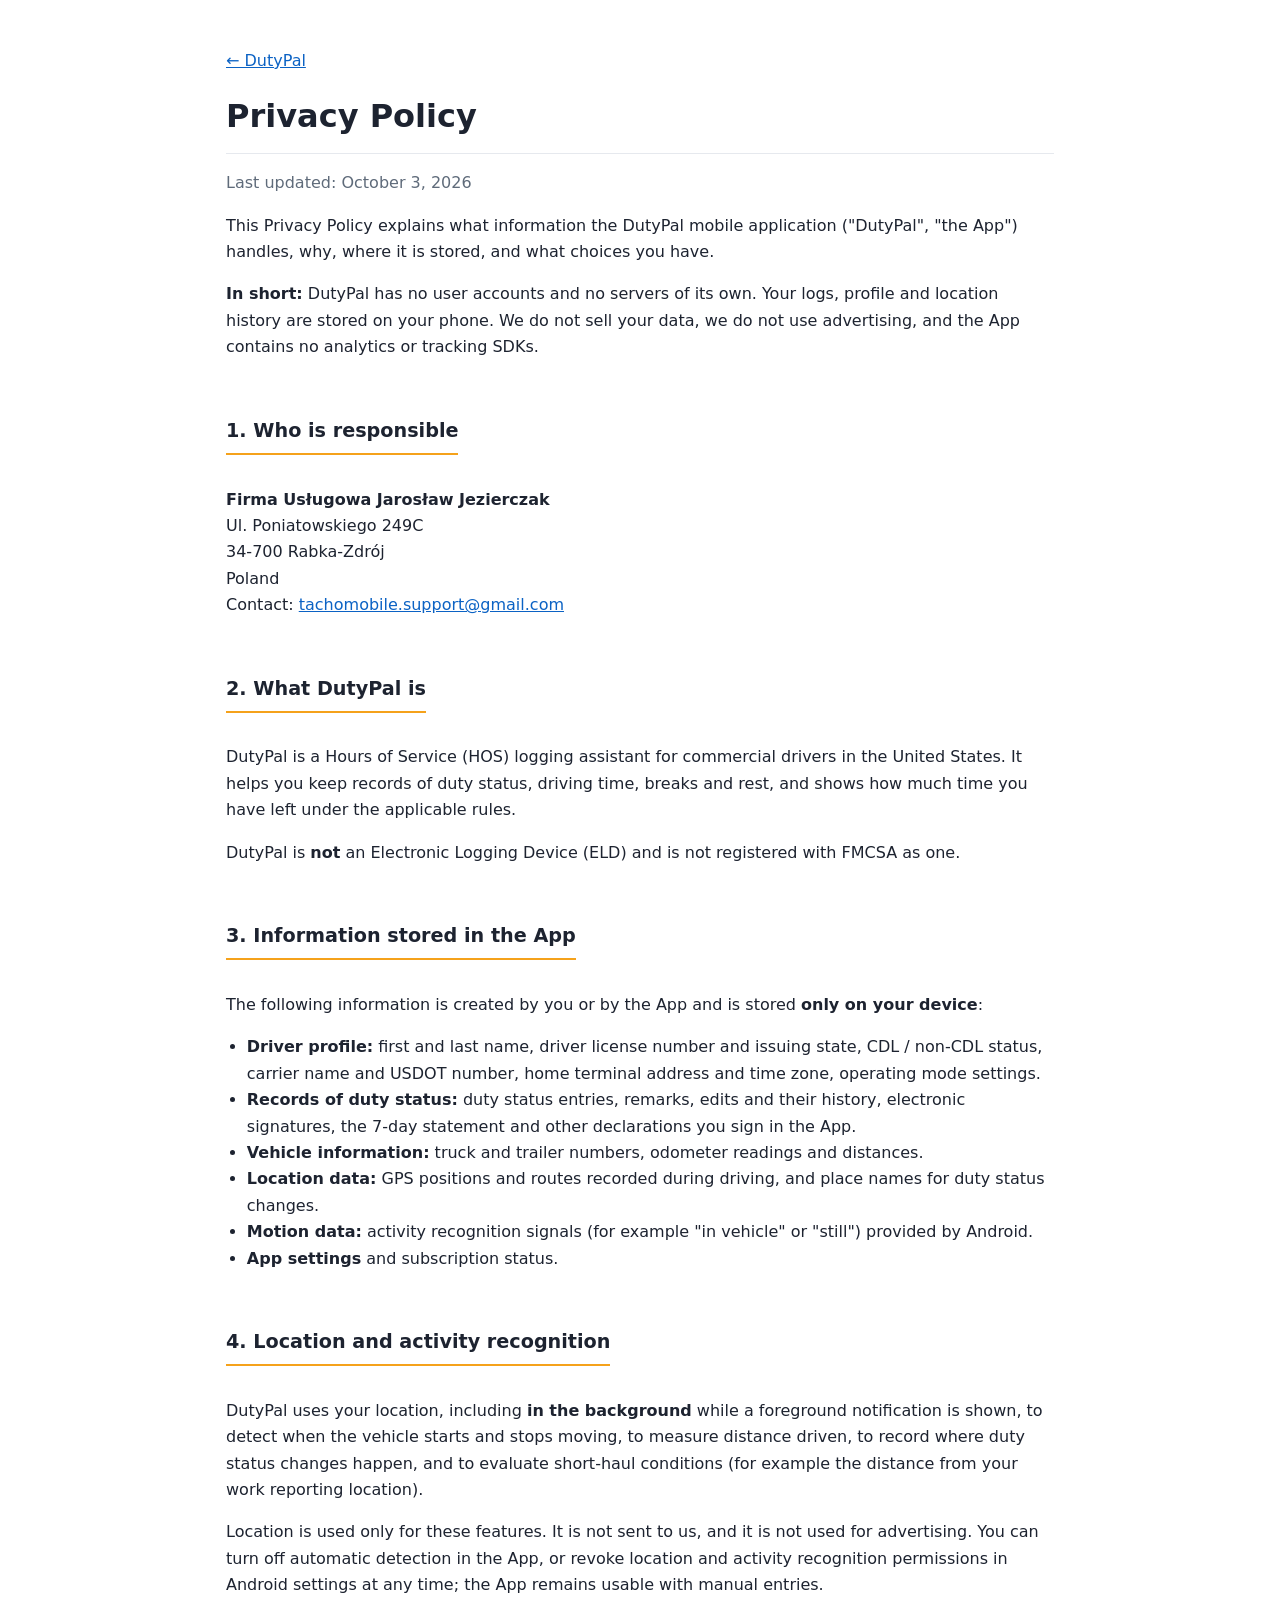
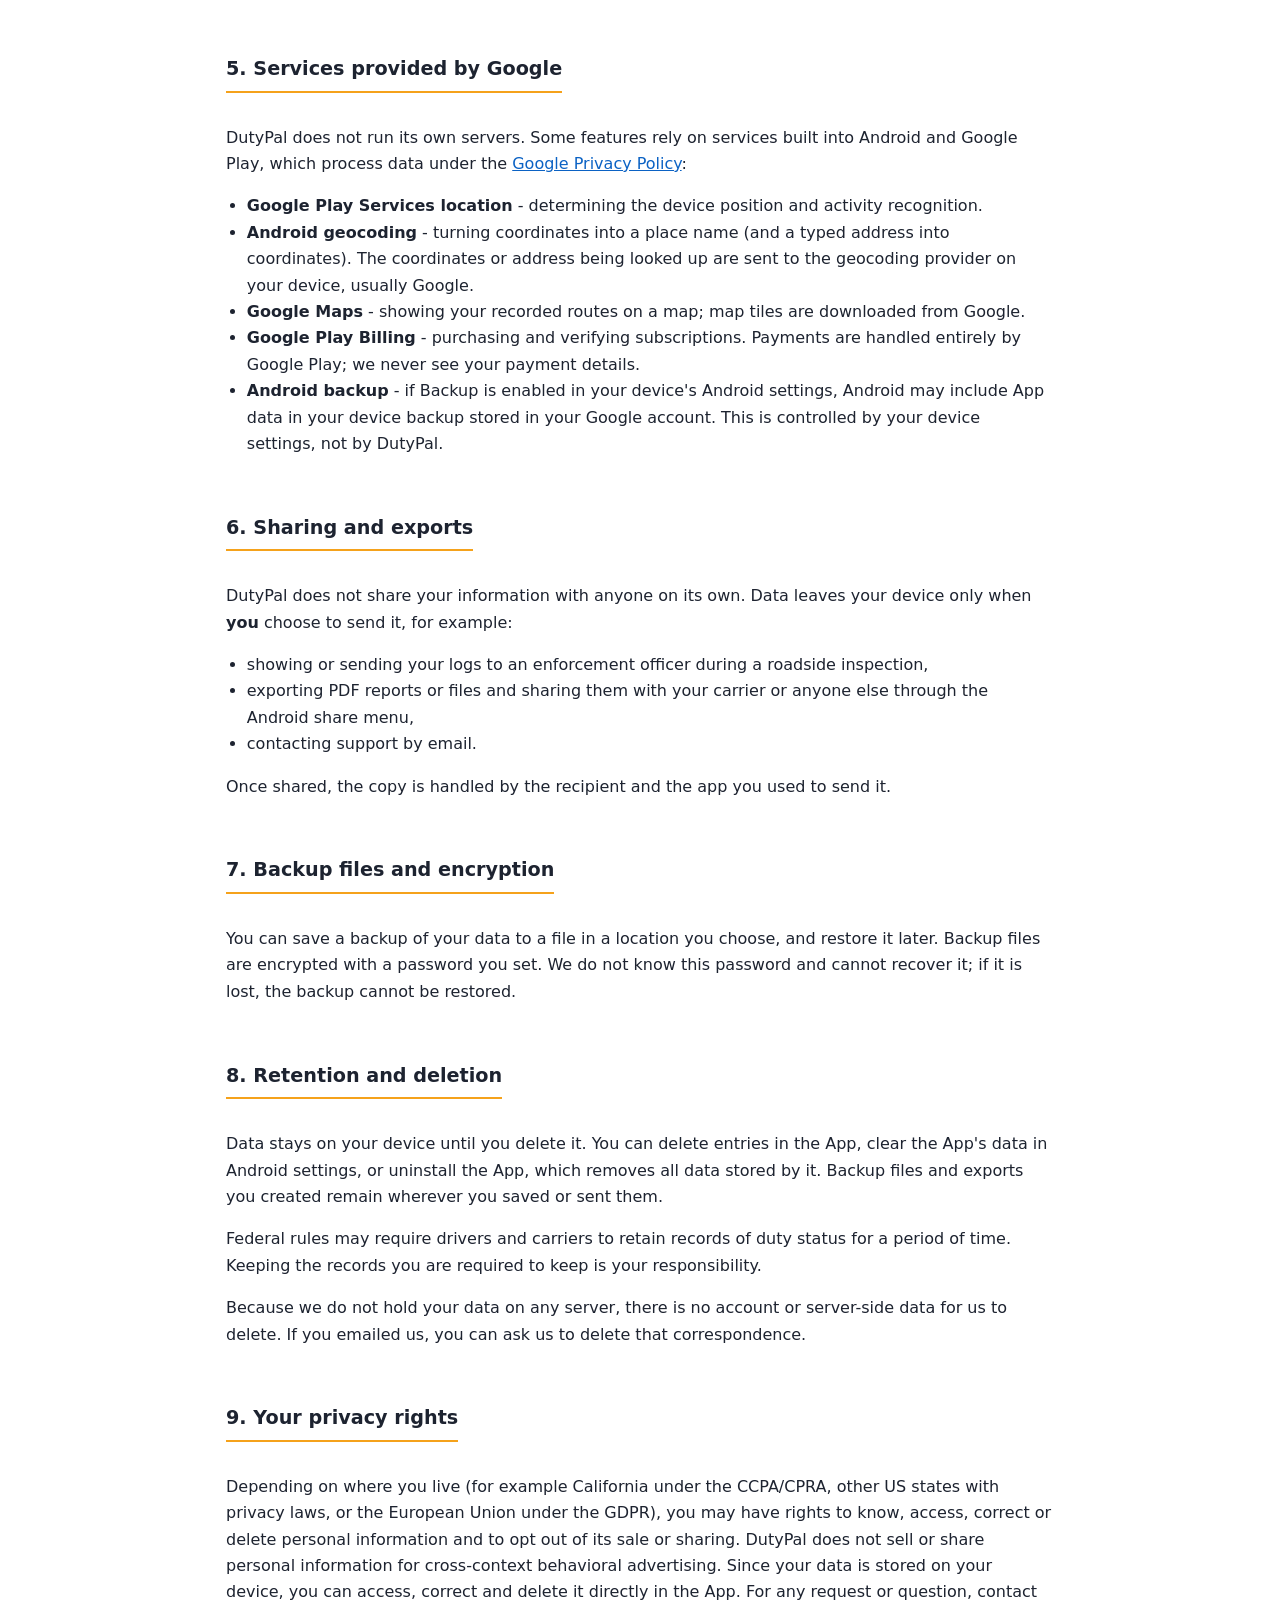
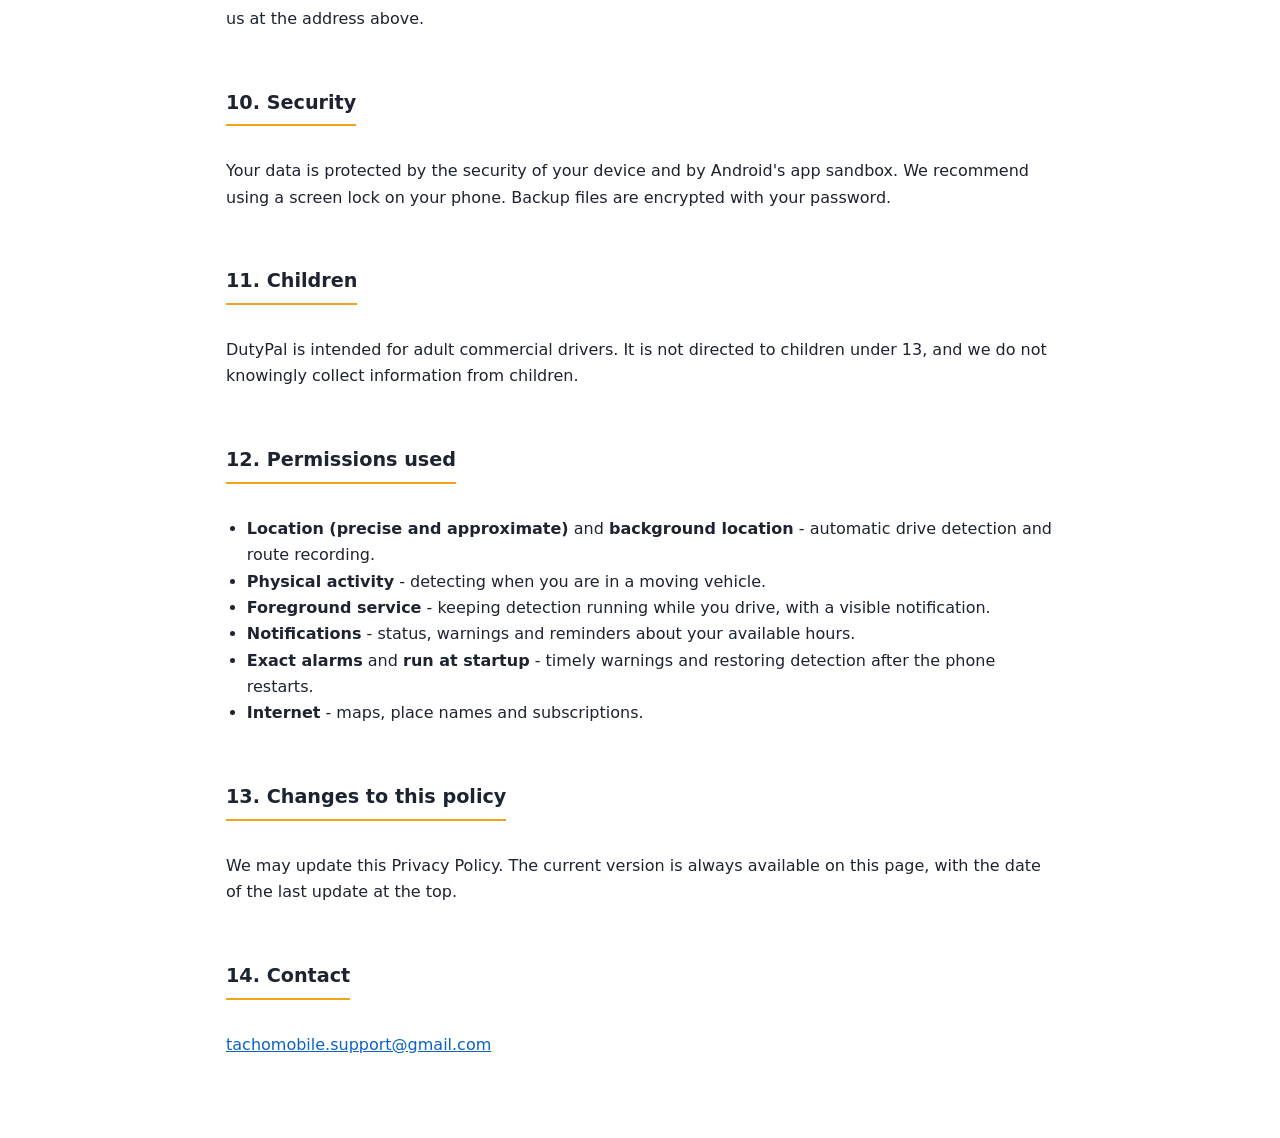
<file: en/privacy-policy.html>
<!DOCTYPE html>
<html lang="en">
<head>
<meta charset="UTF-8" />
<meta name="viewport" content="width=device-width, initial-scale=1.0" />
<title>DutyPal - Privacy Policy</title>
<link rel="stylesheet" href="../style.css" />
</head>
<body>
<main class="doc">
<p><a href="../index.html">&larr; DutyPal</a></p>
<h1>Privacy Policy</h1>
<p class="muted">Last updated: October 3, 2026</p>

<p>This Privacy Policy explains what information the DutyPal mobile application ("DutyPal", "the App") handles, why, where it is stored, and what choices you have.</p>

<p><strong>In short:</strong> DutyPal has no user accounts and no servers of its own. Your logs, profile and location history are stored on your phone. We do not sell your data, we do not use advertising, and the App contains no analytics or tracking SDKs.</p>

<h2>1. Who is responsible</h2>
<p>
<strong>Firma Usługowa Jarosław Jezierczak</strong><br>
Ul. Poniatowskiego 249C<br>
34-700 Rabka-Zdrój<br>
Poland<br>
Contact: <a href="mailto:tachomobile.support@gmail.com">tachomobile.support@gmail.com</a>
</p>

<h2>2. What DutyPal is</h2>
<p>DutyPal is a Hours of Service (HOS) logging assistant for commercial drivers in the United States. It helps you keep records of duty status, driving time, breaks and rest, and shows how much time you have left under the applicable rules.</p>
<p>DutyPal is <strong>not</strong> an Electronic Logging Device (ELD) and is not registered with FMCSA as one.</p>

<h2>3. Information stored in the App</h2>
<p>The following information is created by you or by the App and is stored <strong>only on your device</strong>:</p>
<ul>
<li><strong>Driver profile:</strong> first and last name, driver license number and issuing state, CDL / non-CDL status, carrier name and USDOT number, home terminal address and time zone, operating mode settings.</li>
<li><strong>Records of duty status:</strong> duty status entries, remarks, edits and their history, electronic signatures, the 7-day statement and other declarations you sign in the App.</li>
<li><strong>Vehicle information:</strong> truck and trailer numbers, odometer readings and distances.</li>
<li><strong>Location data:</strong> GPS positions and routes recorded during driving, and place names for duty status changes.</li>
<li><strong>Motion data:</strong> activity recognition signals (for example "in vehicle" or "still") provided by Android.</li>
<li><strong>App settings</strong> and subscription status.</li>
</ul>

<h2>4. Location and activity recognition</h2>
<p>DutyPal uses your location, including <strong>in the background</strong> while a foreground notification is shown, to detect when the vehicle starts and stops moving, to measure distance driven, to record where duty status changes happen, and to evaluate short-haul conditions (for example the distance from your work reporting location).</p>
<p>Location is used only for these features. It is not sent to us, and it is not used for advertising. You can turn off automatic detection in the App, or revoke location and activity recognition permissions in Android settings at any time; the App remains usable with manual entries.</p>

<h2>5. Services provided by Google</h2>
<p>DutyPal does not run its own servers. Some features rely on services built into Android and Google Play, which process data under the <a href="https://policies.google.com/privacy">Google Privacy Policy</a>:</p>
<ul>
<li><strong>Google Play Services location</strong> - determining the device position and activity recognition.</li>
<li><strong>Android geocoding</strong> - turning coordinates into a place name (and a typed address into coordinates). The coordinates or address being looked up are sent to the geocoding provider on your device, usually Google.</li>
<li><strong>Google Maps</strong> - showing your recorded routes on a map; map tiles are downloaded from Google.</li>
<li><strong>Google Play Billing</strong> - purchasing and verifying subscriptions. Payments are handled entirely by Google Play; we never see your payment details.</li>
<li><strong>Android backup</strong> - if Backup is enabled in your device's Android settings, Android may include App data in your device backup stored in your Google account. This is controlled by your device settings, not by DutyPal.</li>
</ul>

<h2>6. Sharing and exports</h2>
<p>DutyPal does not share your information with anyone on its own. Data leaves your device only when <strong>you</strong> choose to send it, for example:</p>
<ul>
<li>showing or sending your logs to an enforcement officer during a roadside inspection,</li>
<li>exporting PDF reports or files and sharing them with your carrier or anyone else through the Android share menu,</li>
<li>contacting support by email.</li>
</ul>
<p>Once shared, the copy is handled by the recipient and the app you used to send it.</p>

<h2>7. Backup files and encryption</h2>
<p>You can save a backup of your data to a file in a location you choose, and restore it later. Backup files are encrypted with a password you set. We do not know this password and cannot recover it; if it is lost, the backup cannot be restored.</p>

<h2>8. Retention and deletion</h2>
<p>Data stays on your device until you delete it. You can delete entries in the App, clear the App's data in Android settings, or uninstall the App, which removes all data stored by it. Backup files and exports you created remain wherever you saved or sent them.</p>
<p>Federal rules may require drivers and carriers to retain records of duty status for a period of time. Keeping the records you are required to keep is your responsibility.</p>
<p>Because we do not hold your data on any server, there is no account or server-side data for us to delete. If you emailed us, you can ask us to delete that correspondence.</p>

<h2>9. Your privacy rights</h2>
<p>Depending on where you live (for example California under the CCPA/CPRA, other US states with privacy laws, or the European Union under the GDPR), you may have rights to know, access, correct or delete personal information and to opt out of its sale or sharing. DutyPal does not sell or share personal information for cross-context behavioral advertising. Since your data is stored on your device, you can access, correct and delete it directly in the App. For any request or question, contact us at the address above.</p>

<h2>10. Security</h2>
<p>Your data is protected by the security of your device and by Android's app sandbox. We recommend using a screen lock on your phone. Backup files are encrypted with your password.</p>

<h2>11. Children</h2>
<p>DutyPal is intended for adult commercial drivers. It is not directed to children under 13, and we do not knowingly collect information from children.</p>

<h2>12. Permissions used</h2>
<ul>
<li><strong>Location (precise and approximate)</strong> and <strong>background location</strong> - automatic drive detection and route recording.</li>
<li><strong>Physical activity</strong> - detecting when you are in a moving vehicle.</li>
<li><strong>Foreground service</strong> - keeping detection running while you drive, with a visible notification.</li>
<li><strong>Notifications</strong> - status, warnings and reminders about your available hours.</li>
<li><strong>Exact alarms</strong> and <strong>run at startup</strong> - timely warnings and restoring detection after the phone restarts.</li>
<li><strong>Internet</strong> - maps, place names and subscriptions.</li>
</ul>

<h2>13. Changes to this policy</h2>
<p>We may update this Privacy Policy. The current version is always available on this page, with the date of the last update at the top.</p>

<h2>14. Contact</h2>
<p><a href="mailto:tachomobile.support@gmail.com">tachomobile.support@gmail.com</a></p>
</main>
</body>
</html>
</file>
<file: style.css>
:root{--fg:#1d2330;--muted:#5f6b7a;--bg:#ffffff;--link:#0b62c4;--line:#e6e9ee}
@media (prefers-color-scheme:dark){:root{--fg:#e7eaef;--muted:#9aa5b4;--bg:#12161d;--link:#6fb0ff;--line:#2a313c}}
*{box-sizing:border-box}
body{margin:0;background:var(--bg);color:var(--fg);font-family:system-ui,-apple-system,"Segoe UI",Roboto,Arial,sans-serif;line-height:1.65}
main{max-width:860px;margin:0 auto;padding:32px 16px 64px}
h1{margin:.2em 0 .1em;border-bottom:1px solid var(--line);padding-bottom:10px}
h2{margin-top:2em;font-size:1.2rem}
a{color:var(--link)}
.muted{color:var(--muted)}
ul{padding-left:1.3em}
footer{margin-top:48px;padding-top:16px;border-top:1px solid var(--line);color:var(--muted);font-size:.9rem}
.warning{background:#fff4e5;border:1px solid #ffd59e;border-radius:8px;padding:14px 16px;margin:20px 0}
@media (prefers-color-scheme:dark){.warning{background:#3a2a12;border-color:#7a5520}}
.hero{padding:16px 0 8px}
.hero h1{font-size:2.6rem}
.lead{font-size:1.2rem}
.btn{display:inline-block;background:var(--link);color:var(--bg);padding:12px 22px;border-radius:8px;font-weight:600;text-decoration:none}
.btn:hover{opacity:.9}
.grid{display:grid;grid-template-columns:repeat(auto-fit,minmax(240px,1fr));gap:14px}
.card{border:1px solid var(--line);border-radius:10px;padding:4px 16px}
.card h3{margin:.8em 0 .2em;font-size:1.05rem}
.card p{margin:.2em 0 .9em;color:var(--muted)}
.steps{padding-left:1.4em}
.steps li{margin:.7em 0}
.hero{display:flex;gap:32px;align-items:center;flex-wrap:wrap-reverse;justify-content:center}
.hero-text{flex:1 1 320px}
.hero-shot{width:240px;height:auto;border-radius:22px;border:1px solid var(--line);box-shadow:0 8px 30px rgba(0,0,0,.18)}
.features{display:flex;flex-direction:column;gap:28px}
.feature{display:flex;gap:24px;align-items:center}
.feature:nth-child(even){flex-direction:row-reverse}
.feature img{width:200px;height:auto;flex:none;border-radius:18px;border:1px solid var(--line);box-shadow:0 6px 22px rgba(0,0,0,.14)}
.feature h3{margin:0 0 .3em}
.feature p{margin:0;color:var(--muted)}
@media (max-width:600px){.feature,.feature:nth-child(even){flex-direction:column;text-align:center}.feature img{width:70%;max-width:260px}.hero{text-align:center}}
.hero{display:block;text-align:center}
.banner{width:100%;height:auto;border-radius:16px;display:block;margin-bottom:20px}
.btn{background:#f5a21b;color:#10224a}
.sr-only{position:absolute;width:1px;height:1px;overflow:hidden;clip:rect(0 0 0 0);white-space:nowrap}
h2{border-bottom:2px solid #f5a21b;padding-bottom:6px;display:inline-block}
:root{--link:#0b62c4}
</file>
